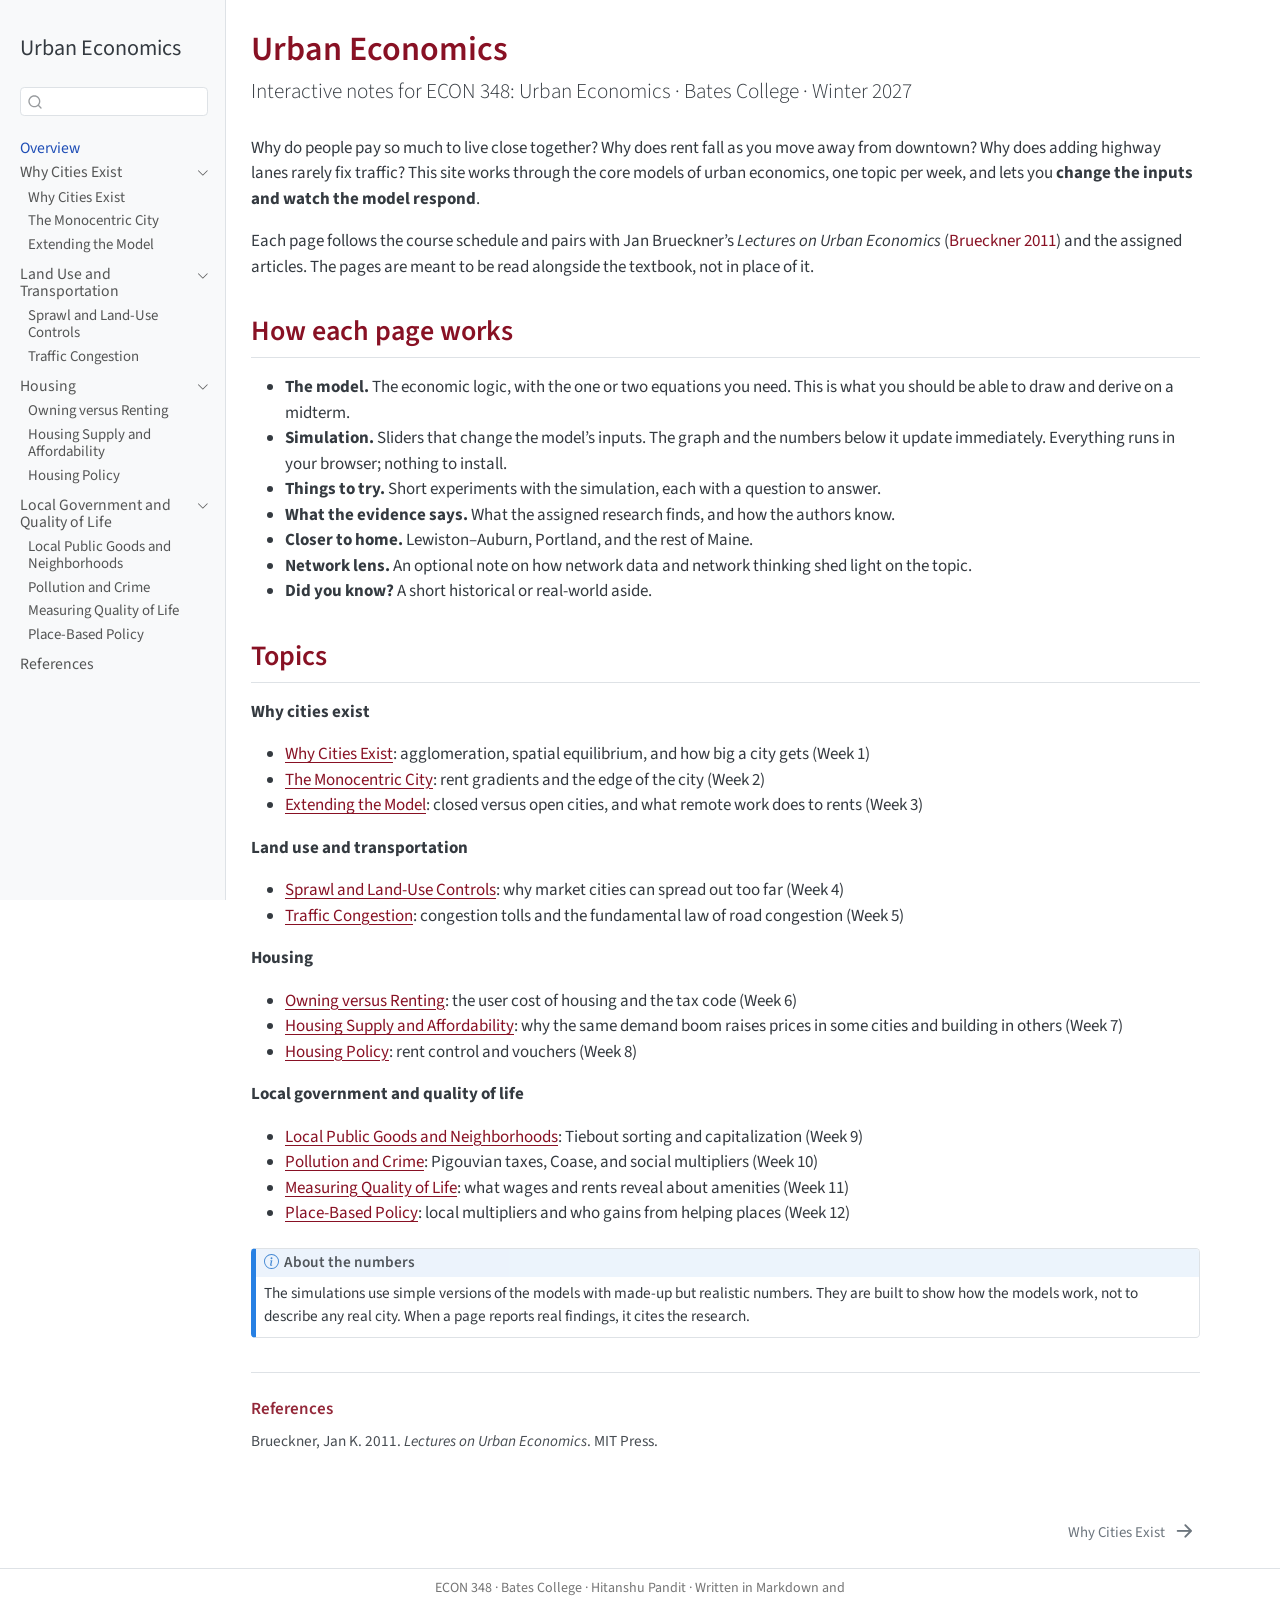
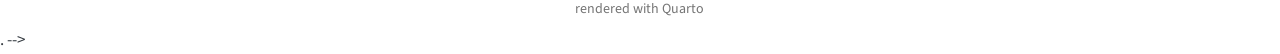
<file: docs/index.html>
<!DOCTYPE html>
<html xmlns="http://www.w3.org/1999/xhtml" lang="en" xml:lang="en"><head>

<meta charset="utf-8">
<meta name="generator" content="quarto-1.10.20">

<meta name="viewport" content="width=device-width, initial-scale=1.0, user-scalable=yes">


<title>Urban Economics</title>
<style>
/* Default styles provided by pandoc.
** See https://pandoc.org/MANUAL.html#variables-for-html for config info.
*/
span.smallcaps{font-variant: small-caps;}
div.columns{display: flex; gap: 1.5em;}
div.column{flex: auto;}
@media screen {
div.columns{gap: min(4vw, 1.5em);}
div.column{overflow-x: auto;}
}
div.hanging-indent{margin-left: 1.5em; text-indent: -1.5em;}
ul.task-list{list-style: none;}
ul.task-list li input[type="checkbox"] {
  width: 0.8em;
  margin: 0 0.8em 0.2em -1em; /* quarto-specific, see https://github.com/quarto-dev/quarto-cli/issues/4556 */ 
  vertical-align: middle;
}
/* CSS for citations */
div.csl-bib-body { }
div.csl-entry {
  clear: both;
}
.hanging-indent div.csl-entry {
  margin-left:2em;
  text-indent:-2em;
}
div.csl-left-margin {
  min-width:2em;
  float:left;
}
div.csl-right-inline {
  margin-left:2em;
  padding-left:1em;
}
div.csl-indent {
  margin-left: 2em;
}</style>


<script src="site_libs/quarto-nav/quarto-nav.js"></script>
<script src="site_libs/quarto-nav/headroom.min.js"></script>
<script src="site_libs/clipboard/clipboard.min.js"></script>
<script src="site_libs/quarto-search/autocomplete.umd.js"></script>
<script src="site_libs/quarto-search/fuse.min.js"></script>
<script src="site_libs/quarto-search/quarto-search.js"></script>
<meta name="quarto:offset" content="./">
<link href="./why-cities.html" rel="next">
<script src="site_libs/quarto-html/quarto.js" type="module"></script>
<script src="site_libs/quarto-html/tabsets/tabsets.js" type="module"></script>
<script src="site_libs/quarto-html/popper.min.js"></script>
<script src="site_libs/quarto-html/tippy.umd.min.js"></script>
<script src="site_libs/quarto-html/anchor.min.js"></script>
<link href="site_libs/quarto-html/tippy.css" rel="stylesheet">
<link href="site_libs/quarto-html/quarto-syntax-highlighting-17888a1159294d3eb470f19f6f52f5a5.css" rel="stylesheet" id="quarto-text-highlighting-styles">
<script src="site_libs/bootstrap/bootstrap.min.js"></script>
<link href="site_libs/bootstrap/bootstrap-icons.css" rel="stylesheet">
<link href="site_libs/bootstrap/bootstrap-2c353fb1ee9795f3e46801e7bd733d82.min.css" rel="stylesheet" append-hash="true" id="quarto-bootstrap" data-mode="light">
<script id="quarto-search-options" type="application/json">{
  "location": "sidebar",
  "copy-button": false,
  "collapse-after": 3,
  "panel-placement": "start",
  "type": "textbox",
  "limit": 50,
  "keyboard-shortcut": [
    "f",
    "/",
    "s"
  ],
  "show-item-context": false,
  "language": {
    "search-no-results-text": "No results",
    "search-matching-documents-text": "matching documents",
    "search-copy-link-title": "Copy link to search",
    "search-hide-matches-text": "Hide additional matches",
    "search-more-match-text": "more match in this document",
    "search-more-matches-text": "more matches in this document",
    "search-clear-button-title": "Clear",
    "search-text-placeholder": "",
    "search-detached-cancel-button-title": "Cancel",
    "search-submit-button-title": "Submit",
    "search-label": "Search"
  }
}</script>


<link rel="stylesheet" href="styles.css">
</head>

<body class="nav-sidebar docked fullcontent quarto-light">

<div id="quarto-search-results"></div>
  <header id="quarto-header" class="headroom fixed-top">
  <nav class="quarto-secondary-nav">
    <div class="container-fluid d-flex">
      <button type="button" class="quarto-btn-toggle btn" data-bs-toggle="collapse" role="button" data-bs-target=".quarto-sidebar-collapse-item" aria-controls="quarto-sidebar" aria-expanded="false" aria-label="Toggle sidebar navigation" onclick="if (window.quartoToggleHeadroom) { window.quartoToggleHeadroom(); }">
        <i class="bi bi-layout-text-sidebar-reverse"></i>
      </button>
        <nav class="quarto-page-breadcrumbs" aria-label="breadcrumb"><ol class="breadcrumb"><li class="breadcrumb-item"><a href="./index.html">Overview</a></li></ol></nav>
        <a class="flex-grow-1" role="navigation" data-bs-toggle="collapse" data-bs-target=".quarto-sidebar-collapse-item" aria-controls="quarto-sidebar" aria-expanded="false" aria-label="Toggle sidebar navigation" onclick="if (window.quartoToggleHeadroom) { window.quartoToggleHeadroom(); }">      
        </a>
      <button type="button" class="btn quarto-search-button" aria-label="Search" onclick="window.quartoOpenSearch();">
        <i class="bi bi-search"></i>
      </button>
    </div>
  </nav>
</header>
<!-- content -->
<div id="quarto-content" class="quarto-container page-columns page-rows-contents page-layout-article">
<!-- sidebar -->
  <nav id="quarto-sidebar" class="sidebar collapse collapse-horizontal quarto-sidebar-collapse-item sidebar-navigation docked overflow-auto">
    <div class="pt-lg-2 mt-2 text-left sidebar-header">
    <div class="sidebar-title mb-0 py-0">
      <a href="./">Urban Economics</a> 
    </div>
      </div>
        <div class="mt-2 flex-shrink-0 align-items-center">
        <div class="sidebar-search">
        <div id="quarto-search" class="" title="Search"></div>
        </div>
        </div>
    <div class="sidebar-menu-container"> 
    <ul class="list-unstyled mt-1">
        <li class="sidebar-item">
  <div class="sidebar-item-container"> 
  <a href="./index.html" class="sidebar-item-text sidebar-link active">
 <span class="menu-text">Overview</span></a>
  </div>
</li>
        <li class="sidebar-item sidebar-item-section">
      <div class="sidebar-item-container"> 
            <a class="sidebar-item-text sidebar-link text-start" data-bs-toggle="collapse" data-bs-target="#quarto-sidebar-section-1" role="navigation" aria-expanded="true">
 <span class="menu-text">Why Cities Exist</span></a>
          <a class="sidebar-item-toggle text-start" data-bs-toggle="collapse" data-bs-target="#quarto-sidebar-section-1" role="navigation" aria-expanded="true" aria-label="Toggle section">
            <i class="bi bi-chevron-right ms-2"></i>
          </a> 
      </div>
      <ul id="quarto-sidebar-section-1" class="collapse list-unstyled sidebar-section depth1 show">  
          <li class="sidebar-item">
  <div class="sidebar-item-container"> 
  <a href="./why-cities.html" class="sidebar-item-text sidebar-link">
 <span class="menu-text">Why Cities Exist</span></a>
  </div>
</li>
          <li class="sidebar-item">
  <div class="sidebar-item-container"> 
  <a href="./monocentric-city.html" class="sidebar-item-text sidebar-link">
 <span class="menu-text">The Monocentric City</span></a>
  </div>
</li>
          <li class="sidebar-item">
  <div class="sidebar-item-container"> 
  <a href="./extending-model.html" class="sidebar-item-text sidebar-link">
 <span class="menu-text">Extending the Model</span></a>
  </div>
</li>
      </ul>
  </li>
        <li class="sidebar-item sidebar-item-section">
      <div class="sidebar-item-container"> 
            <a class="sidebar-item-text sidebar-link text-start" data-bs-toggle="collapse" data-bs-target="#quarto-sidebar-section-2" role="navigation" aria-expanded="true">
 <span class="menu-text">Land Use and Transportation</span></a>
          <a class="sidebar-item-toggle text-start" data-bs-toggle="collapse" data-bs-target="#quarto-sidebar-section-2" role="navigation" aria-expanded="true" aria-label="Toggle section">
            <i class="bi bi-chevron-right ms-2"></i>
          </a> 
      </div>
      <ul id="quarto-sidebar-section-2" class="collapse list-unstyled sidebar-section depth1 show">  
          <li class="sidebar-item">
  <div class="sidebar-item-container"> 
  <a href="./sprawl.html" class="sidebar-item-text sidebar-link">
 <span class="menu-text">Sprawl and Land-Use Controls</span></a>
  </div>
</li>
          <li class="sidebar-item">
  <div class="sidebar-item-container"> 
  <a href="./congestion.html" class="sidebar-item-text sidebar-link">
 <span class="menu-text">Traffic Congestion</span></a>
  </div>
</li>
      </ul>
  </li>
        <li class="sidebar-item sidebar-item-section">
      <div class="sidebar-item-container"> 
            <a class="sidebar-item-text sidebar-link text-start" data-bs-toggle="collapse" data-bs-target="#quarto-sidebar-section-3" role="navigation" aria-expanded="true">
 <span class="menu-text">Housing</span></a>
          <a class="sidebar-item-toggle text-start" data-bs-toggle="collapse" data-bs-target="#quarto-sidebar-section-3" role="navigation" aria-expanded="true" aria-label="Toggle section">
            <i class="bi bi-chevron-right ms-2"></i>
          </a> 
      </div>
      <ul id="quarto-sidebar-section-3" class="collapse list-unstyled sidebar-section depth1 show">  
          <li class="sidebar-item">
  <div class="sidebar-item-container"> 
  <a href="./tenure-choice.html" class="sidebar-item-text sidebar-link">
 <span class="menu-text">Owning versus Renting</span></a>
  </div>
</li>
          <li class="sidebar-item">
  <div class="sidebar-item-container"> 
  <a href="./housing-supply.html" class="sidebar-item-text sidebar-link">
 <span class="menu-text">Housing Supply and Affordability</span></a>
  </div>
</li>
          <li class="sidebar-item">
  <div class="sidebar-item-container"> 
  <a href="./housing-policy.html" class="sidebar-item-text sidebar-link">
 <span class="menu-text">Housing Policy</span></a>
  </div>
</li>
      </ul>
  </li>
        <li class="sidebar-item sidebar-item-section">
      <div class="sidebar-item-container"> 
            <a class="sidebar-item-text sidebar-link text-start" data-bs-toggle="collapse" data-bs-target="#quarto-sidebar-section-4" role="navigation" aria-expanded="true">
 <span class="menu-text">Local Government and Quality of Life</span></a>
          <a class="sidebar-item-toggle text-start" data-bs-toggle="collapse" data-bs-target="#quarto-sidebar-section-4" role="navigation" aria-expanded="true" aria-label="Toggle section">
            <i class="bi bi-chevron-right ms-2"></i>
          </a> 
      </div>
      <ul id="quarto-sidebar-section-4" class="collapse list-unstyled sidebar-section depth1 show">  
          <li class="sidebar-item">
  <div class="sidebar-item-container"> 
  <a href="./neighborhoods.html" class="sidebar-item-text sidebar-link">
 <span class="menu-text">Local Public Goods and Neighborhoods</span></a>
  </div>
</li>
          <li class="sidebar-item">
  <div class="sidebar-item-container"> 
  <a href="./pollution-crime.html" class="sidebar-item-text sidebar-link">
 <span class="menu-text">Pollution and Crime</span></a>
  </div>
</li>
          <li class="sidebar-item">
  <div class="sidebar-item-container"> 
  <a href="./quality-of-life.html" class="sidebar-item-text sidebar-link">
 <span class="menu-text">Measuring Quality of Life</span></a>
  </div>
</li>
          <li class="sidebar-item">
  <div class="sidebar-item-container"> 
  <a href="./place-based.html" class="sidebar-item-text sidebar-link">
 <span class="menu-text">Place-Based Policy</span></a>
  </div>
</li>
      </ul>
  </li>
        <li class="sidebar-item">
  <div class="sidebar-item-container"> 
  <a href="./references.html" class="sidebar-item-text sidebar-link">
 <span class="menu-text">References</span></a>
  </div>
</li>
    </ul>
    </div>
</nav>
<div id="quarto-sidebar-glass" class="quarto-sidebar-collapse-item" data-bs-toggle="collapse" data-bs-target=".quarto-sidebar-collapse-item"></div>
<!-- margin-sidebar -->
    
<!-- main -->
<main class="content" id="quarto-document-content">

<header id="title-block-header" class="quarto-title-block default">
<div class="quarto-title">
<h1 class="title">Urban Economics</h1>
<p class="subtitle lead">Interactive notes for ECON 348: Urban Economics · Bates College · Winter 2027</p>
</div>



<div class="quarto-title-meta">

    
  
    
  </div>
  


</header>


<p>Why do people pay so much to live close together? Why does rent fall as you move away from downtown? Why does adding highway lanes rarely fix traffic? This site works through the core models of urban economics, one topic per week, and lets you <strong>change the inputs and watch the model respond</strong>.</p>
<p>Each page follows the course schedule and pairs with Jan Brueckner’s <em>Lectures on Urban Economics</em> <span class="citation" data-cites="brueckner2011">(<a href="#ref-brueckner2011" role="doc-biblioref">Brueckner 2011</a>)</span> and the assigned articles. The pages are meant to be read alongside the textbook, not in place of it.</p>
<section id="how-each-page-works" class="level2">
<h2 class="anchored" data-anchor-id="how-each-page-works">How each page works</h2>
<ul>
<li><strong>The model.</strong> The economic logic, with the one or two equations you need. This is what you should be able to draw and derive on a midterm.</li>
<li><strong>Simulation.</strong> Sliders that change the model’s inputs. The graph and the numbers below it update immediately. Everything runs in your browser; nothing to install.</li>
<li><strong>Things to try.</strong> Short experiments with the simulation, each with a question to answer.</li>
<li><strong>What the evidence says.</strong> What the assigned research finds, and how the authors know.</li>
<li><strong>Closer to home.</strong> Lewiston–Auburn, Portland, and the rest of Maine.</li>
<li><strong>Network lens.</strong> An optional note on how network data and network thinking shed light on the topic.</li>
<li><strong>Did you know?</strong> A short historical or real-world aside.</li>
</ul>
</section>
<section id="topics" class="level2">
<h2 class="anchored" data-anchor-id="topics">Topics</h2>
<p><strong>Why cities exist</strong></p>
<ul>
<li><a href="./why-cities.html">Why Cities Exist</a>: agglomeration, spatial equilibrium, and how big a city gets (Week 1)</li>
<li><a href="./monocentric-city.html">The Monocentric City</a>: rent gradients and the edge of the city (Week 2)</li>
<li><a href="./extending-model.html">Extending the Model</a>: closed versus open cities, and what remote work does to rents (Week 3)</li>
</ul>
<p><strong>Land use and transportation</strong></p>
<ul>
<li><a href="./sprawl.html">Sprawl and Land-Use Controls</a>: why market cities can spread out too far (Week 4)</li>
<li><a href="./congestion.html">Traffic Congestion</a>: congestion tolls and the fundamental law of road congestion (Week 5)</li>
</ul>
<p><strong>Housing</strong></p>
<ul>
<li><a href="./tenure-choice.html">Owning versus Renting</a>: the user cost of housing and the tax code (Week 6)</li>
<li><a href="./housing-supply.html">Housing Supply and Affordability</a>: why the same demand boom raises prices in some cities and building in others (Week 7)</li>
<li><a href="./housing-policy.html">Housing Policy</a>: rent control and vouchers (Week 8)</li>
</ul>
<p><strong>Local government and quality of life</strong></p>
<ul>
<li><a href="./neighborhoods.html">Local Public Goods and Neighborhoods</a>: Tiebout sorting and capitalization (Week 9)</li>
<li><a href="./pollution-crime.html">Pollution and Crime</a>: Pigouvian taxes, Coase, and social multipliers (Week 10)</li>
<li><a href="./quality-of-life.html">Measuring Quality of Life</a>: what wages and rents reveal about amenities (Week 11)</li>
<li><a href="./place-based.html">Place-Based Policy</a>: local multipliers and who gains from helping places (Week 12)</li>
</ul>
<div class="callout callout-style-default callout-note callout-titled">
<div class="callout-header d-flex align-content-center">
<div class="callout-icon-container">
<i class="callout-icon"></i>
</div>
<div class="callout-title-container flex-fill">
<span class="screen-reader-only">Note</span>About the numbers
</div>
</div>
<div class="callout-body-container callout-body">
<p>The simulations use simple versions of the models with made-up but realistic numbers. They are built to show how the models work, not to describe any real city. When a page reports real findings, it cites the research.</p>
</div>
</div>



</section>

<div id="quarto-appendix" class="default"><section class="quarto-appendix-contents" role="doc-bibliography" id="quarto-bibliography"><h2 class="anchored quarto-appendix-heading">References</h2><div id="refs" class="references csl-bib-body hanging-indent" role="list">
<div id="ref-brueckner2011" class="csl-entry" role="listitem">
Brueckner, Jan K. 2011. <em>Lectures on Urban Economics</em>. MIT Press.
</div>
</div></section></div></main> <!-- /main -->
<script id="quarto-html-after-body" type="application/javascript">
  window.document.addEventListener("DOMContentLoaded", function (event) {
    const icon = "";
    const anchorJS = new window.AnchorJS();
    anchorJS.options = {
      placement: 'right',
      icon: icon
    };
    anchorJS.add('.anchored');
    const isCodeAnnotation = (el) => {
      for (const clz of el.classList) {
        if (clz.startsWith('code-annotation-')) {                     
          return true;
        }
      }
      return false;
    }
    const onCopySuccess = function(e) {
      // button target
      const button = e.trigger;
      // don't keep focus
      button.blur();
      // flash "checked"
      button.classList.add('code-copy-button-checked');
      var currentTitle = button.getAttribute("title");
      button.setAttribute("title", "Copied!");
      let tooltip;
      if (window.bootstrap) {
        button.setAttribute("data-bs-toggle", "tooltip");
        button.setAttribute("data-bs-placement", "left");
        button.setAttribute("data-bs-title", "Copied!");
        tooltip = new bootstrap.Tooltip(button, 
          { trigger: "manual", 
            customClass: "code-copy-button-tooltip",
            offset: [0, -8]});
        tooltip.show();    
      }
      setTimeout(function() {
        if (tooltip) {
          tooltip.hide();
          button.removeAttribute("data-bs-title");
          button.removeAttribute("data-bs-toggle");
          button.removeAttribute("data-bs-placement");
        }
        button.setAttribute("title", currentTitle);
        button.classList.remove('code-copy-button-checked');
      }, 1000);
      // clear code selection
      e.clearSelection();
    }
    const getTextToCopy = function(trigger) {
      const outerScaffold = trigger.parentElement.cloneNode(true);
      const codeEl = outerScaffold.querySelector('code');
      for (const childEl of codeEl.children) {
        if (isCodeAnnotation(childEl)) {
          childEl.remove();
        }
      }
      return codeEl.innerText;
    }
    const clipboard = new window.ClipboardJS('.code-copy-button:not([data-in-quarto-modal])', {
      text: getTextToCopy
    });
    clipboard.on('success', onCopySuccess);
    if (window.document.getElementById('quarto-embedded-source-code-modal')) {
      const clipboardModal = new window.ClipboardJS('.code-copy-button[data-in-quarto-modal]', {
        text: getTextToCopy,
        container: window.document.getElementById('quarto-embedded-source-code-modal')
      });
      clipboardModal.on('success', onCopySuccess);
    }
      var localhostRegex = new RegExp(/^(?:http|https):\/\/localhost\:?[0-9]*\//);
      var mailtoRegex = new RegExp(/^mailto:/);
        var filterRegex = new RegExp('/' + window.location.host + '/');
      var isInternal = (href) => {
          return filterRegex.test(href) || localhostRegex.test(href) || mailtoRegex.test(href);
      }
      // Inspect non-navigation links and adorn them if external
     var links = window.document.querySelectorAll('a[href]:not(.nav-link):not(.navbar-brand):not(.toc-action):not(.sidebar-link):not(.sidebar-item-toggle):not(.pagination-link):not(.no-external):not([aria-hidden]):not(.dropdown-item):not(.quarto-navigation-tool):not(.about-link)');
      for (var i=0; i<links.length; i++) {
        const link = links[i];
        if (!isInternal(link.href)) {
          // undo the damage that might have been done by quarto-nav.js in the case of
          // links that we want to consider external
          if (link.dataset.originalHref !== undefined) {
            link.href = link.dataset.originalHref;
          }
        }
      }
    function tippyHover(el, contentFn, onTriggerFn, onUntriggerFn) {
      const config = {
        allowHTML: true,
        maxWidth: 500,
        delay: 100,
        arrow: false,
        appendTo: function(el) {
            return el.parentElement;
        },
        interactive: true,
        interactiveBorder: 10,
        theme: 'quarto',
        placement: 'bottom-start',
      };
      if (contentFn) {
        config.content = contentFn;
      }
      if (onTriggerFn) {
        config.onTrigger = onTriggerFn;
      }
      if (onUntriggerFn) {
        config.onUntrigger = onUntriggerFn;
      }
      window.tippy(el, config); 
    }
    const noterefs = window.document.querySelectorAll('a[role="doc-noteref"]');
    for (var i=0; i<noterefs.length; i++) {
      const ref = noterefs[i];
      tippyHover(ref, function() {
        // use id or data attribute instead here
        let href = ref.getAttribute('data-footnote-href') || ref.getAttribute('href');
        try { href = new URL(href).hash; } catch {}
        const id = href.replace(/^#\/?/, "");
        const note = window.document.getElementById(id);
        if (note) {
          return note.innerHTML;
        } else {
          return "";
        }
      });
    }
    const xrefs = window.document.querySelectorAll('a.quarto-xref');
    const processXRef = (id, note) => {
      // Strip column container classes
      const stripColumnClz = (el) => {
        el.classList.remove("page-full", "page-columns");
        if (el.children) {
          for (const child of el.children) {
            stripColumnClz(child);
          }
        }
      }
      stripColumnClz(note)
      if (id === null || id.startsWith('sec-')) {
        // Special case sections, only their first couple elements
        const container = document.createElement("div");
        if (note.children && note.children.length > 2) {
          container.appendChild(note.children[0].cloneNode(true));
          for (let i = 1; i < note.children.length; i++) {
            const child = note.children[i];
            if (child.tagName === "P" && child.innerText === "") {
              continue;
            } else {
              container.appendChild(child.cloneNode(true));
              break;
            }
          }
          if (window.Quarto?.typesetMath) {
            window.Quarto.typesetMath(container);
          }
          return container.innerHTML
        } else {
          if (window.Quarto?.typesetMath) {
            window.Quarto.typesetMath(note);
          }
          return note.innerHTML;
        }
      } else {
        // Remove any anchor links if they are present
        const anchorLink = note.querySelector('a.anchorjs-link');
        if (anchorLink) {
          anchorLink.remove();
        }
        if (window.Quarto?.typesetMath) {
          window.Quarto.typesetMath(note);
        }
        if (note.classList.contains("callout")) {
          return note.outerHTML;
        } else {
          return note.innerHTML;
        }
      }
    }
    for (var i=0; i<xrefs.length; i++) {
      const xref = xrefs[i];
      tippyHover(xref, undefined, function(instance) {
        instance.disable();
        let url = xref.getAttribute('href');
        let hash = undefined; 
        if (url.startsWith('#')) {
          hash = url;
        } else {
          try { hash = new URL(url).hash; } catch {}
        }
        if (hash) {
          const id = hash.replace(/^#\/?/, "");
          const note = window.document.getElementById(id);
          if (note !== null) {
            try {
              const html = processXRef(id, note.cloneNode(true));
              instance.setContent(html);
            } finally {
              instance.enable();
              instance.show();
            }
          } else {
            // See if we can fetch this
            fetch(url.split('#')[0])
            .then(res => res.text())
            .then(html => {
              const parser = new DOMParser();
              const htmlDoc = parser.parseFromString(html, "text/html");
              const note = htmlDoc.getElementById(id);
              if (note !== null) {
                const html = processXRef(id, note);
                instance.setContent(html);
              } 
            }).finally(() => {
              instance.enable();
              instance.show();
            });
          }
        } else {
          // See if we can fetch a full url (with no hash to target)
          // This is a special case and we should probably do some content thinning / targeting
          fetch(url)
          .then(res => res.text())
          .then(html => {
            const parser = new DOMParser();
            const htmlDoc = parser.parseFromString(html, "text/html");
            const note = htmlDoc.querySelector('main.content');
            if (note !== null) {
              // This should only happen for chapter cross references
              // (since there is no id in the URL)
              // remove the first header
              if (note.children.length > 0 && note.children[0].tagName === "HEADER") {
                note.children[0].remove();
              }
              const html = processXRef(null, note);
              instance.setContent(html);
            } 
          }).finally(() => {
            instance.enable();
            instance.show();
          });
        }
      }, function(instance) {
      });
    }
        let selectedAnnoteEl;
        const selectorForAnnotation = ( cell, annotation) => {
          let cellAttr = 'data-code-cell="' + cell + '"';
          let lineAttr = 'data-code-annotation="' +  annotation + '"';
          const selector = 'span[' + cellAttr + '][' + lineAttr + ']';
          return selector;
        }
        const selectCodeLines = (annoteEl) => {
          const doc = window.document;
          const targetCell = annoteEl.getAttribute("data-target-cell");
          const targetAnnotation = annoteEl.getAttribute("data-target-annotation");
          const annoteSpan = window.document.querySelector(selectorForAnnotation(targetCell, targetAnnotation));
          const lines = annoteSpan.getAttribute("data-code-lines").split(",");
          const lineIds = lines.map((line) => {
            return targetCell + "-" + line;
          })
          let top = null;
          let height = null;
          let parent = null;
          if (lineIds.length > 0) {
              //compute the position of the single el (top and bottom and make a div)
              const el = window.document.getElementById(lineIds[0]);
              top = el.offsetTop;
              height = el.offsetHeight;
              parent = el.parentElement.parentElement;
            if (lineIds.length > 1) {
              const lastEl = window.document.getElementById(lineIds[lineIds.length - 1]);
              const bottom = lastEl.offsetTop + lastEl.offsetHeight;
              height = bottom - top;
            }
            if (top !== null && height !== null && parent !== null) {
              // cook up a div (if necessary) and position it 
              let div = window.document.getElementById("code-annotation-line-highlight");
              if (div === null) {
                div = window.document.createElement("div");
                div.setAttribute("id", "code-annotation-line-highlight");
                div.style.position = 'absolute';
                parent.appendChild(div);
              }
              div.style.top = top - 2 + "px";
              div.style.height = height + 4 + "px";
              div.style.left = 0;
              let gutterDiv = window.document.getElementById("code-annotation-line-highlight-gutter");
              if (gutterDiv === null) {
                gutterDiv = window.document.createElement("div");
                gutterDiv.setAttribute("id", "code-annotation-line-highlight-gutter");
                gutterDiv.style.position = 'absolute';
                const codeCell = window.document.getElementById(targetCell);
                const gutter = codeCell.querySelector('.code-annotation-gutter');
                gutter.appendChild(gutterDiv);
              }
              gutterDiv.style.top = top - 2 + "px";
              gutterDiv.style.height = height + 4 + "px";
            }
            selectedAnnoteEl = annoteEl;
          }
        };
        const unselectCodeLines = () => {
          const elementsIds = ["code-annotation-line-highlight", "code-annotation-line-highlight-gutter"];
          elementsIds.forEach((elId) => {
            const div = window.document.getElementById(elId);
            if (div) {
              div.remove();
            }
          });
          selectedAnnoteEl = undefined;
        };
          // Handle positioning of the toggle
      window.addEventListener(
        "resize",
        throttle(() => {
          elRect = undefined;
          if (selectedAnnoteEl) {
            selectCodeLines(selectedAnnoteEl);
          }
        }, 10)
      );
      function throttle(fn, ms) {
      let throttle = false;
      let timer;
        return (...args) => {
          if(!throttle) { // first call gets through
              fn.apply(this, args);
              throttle = true;
          } else { // all the others get throttled
              if(timer) clearTimeout(timer); // cancel #2
              timer = setTimeout(() => {
                fn.apply(this, args);
                timer = throttle = false;
              }, ms);
          }
        };
      }
        // Attach click handler to the DT
        const annoteDls = window.document.querySelectorAll('dt[data-target-cell]');
        for (const annoteDlNode of annoteDls) {
          annoteDlNode.addEventListener('click', (event) => {
            const clickedEl = event.target;
            if (clickedEl !== selectedAnnoteEl) {
              unselectCodeLines();
              const activeEl = window.document.querySelector('dt[data-target-cell].code-annotation-active');
              if (activeEl) {
                activeEl.classList.remove('code-annotation-active');
              }
              selectCodeLines(clickedEl);
              clickedEl.classList.add('code-annotation-active');
            } else {
              // Unselect the line
              unselectCodeLines();
              clickedEl.classList.remove('code-annotation-active');
            }
          });
        }
    const findCites = (el) => {
      const parentEl = el.parentElement;
      if (parentEl) {
        const cites = parentEl.dataset.cites;
        if (cites) {
          return {
            el,
            cites: cites.split(' ')
          };
        } else {
          return findCites(el.parentElement)
        }
      } else {
        return undefined;
      }
    };
    var bibliorefs = window.document.querySelectorAll('a[role="doc-biblioref"]');
    for (var i=0; i<bibliorefs.length; i++) {
      const ref = bibliorefs[i];
      const citeInfo = findCites(ref);
      if (citeInfo) {
        tippyHover(citeInfo.el, function() {
          var popup = window.document.createElement('div');
          citeInfo.cites.forEach(function(cite) {
            var citeDiv = window.document.createElement('div');
            citeDiv.classList.add('hanging-indent');
            citeDiv.classList.add('csl-entry');
            var biblioDiv = window.document.getElementById('ref-' + cite);
            if (biblioDiv) {
              citeDiv.innerHTML = biblioDiv.innerHTML;
            }
            popup.appendChild(citeDiv);
          });
          return popup.innerHTML;
        });
      }
    }
  });
  </script>
<nav class="page-navigation">
  <div class="nav-page nav-page-previous">
  </div>
  <div class="nav-page nav-page-next">
      <a href="./why-cities.html" class="pagination-link" aria-label="Why Cities Exist">
        <span class="nav-page-text">Why Cities Exist</span> <i class="bi bi-arrow-right-short"></i>
      </a>
  </div>
</nav>
</div> <!-- /content -->
<footer class="footer">
  <div class="nav-footer">
    <div class="nav-footer-left">
      &nbsp;
    </div>   
    <div class="nav-footer-center">
<p>ECON 348 · Bates College · Hitanshu Pandit · Written in Markdown and rendered with Quarto</p>
</div>
    <div class="nav-footer-right">
      &nbsp;
    </div>
  </div>
</footer>




<!--
  Walking cat pointer, the same one as on hitanshupandit.com. Only on a mouse or
  trackpad; phones and tablets are unchanged. Over links the pointer becomes a paw;
  if the mouse rests for 4 seconds a big cat face appears and blinks.
  To remove it, delete everything from here to the closing </script>.
-->
<style>
@media (pointer: fine) {
  html.hp-cat-on, html.hp-cat-on body, html.hp-cat-on body * { cursor: none !important; }
  html.hp-cat-on a, html.hp-cat-on a *, html.hp-cat-on button, html.hp-cat-on button *, html.hp-cat-on summary, html.hp-cat-on label { cursor: url("[data-uri]") 16 4, pointer !important; }
}
#hp-cat { position: fixed; left: 0; top: 0; width: 56px; height: 34px; z-index: 2147483647; pointer-events: none; display: none; will-change: transform; }
html.hp-cat-on #hp-cat { display: block; }
#hp-cat svg { width: 56px; height: 34px; display: block; overflow: visible; filter: drop-shadow(0 0 1px #fff) drop-shadow(0 0 1px #fff) drop-shadow(0 1px 1.5px rgba(0,0,0,.35)); transition: transform .12s ease-out; transform-origin: 50% 50%; }
#hp-cat.left svg { transform: scaleX(-1); }
#hp-cat.link, #hp-cat.out { visibility: hidden; }
#hp-cat .lg { transform-box: fill-box; transform-origin: top center; }
#hp-cat .tl { transform-box: fill-box; transform-origin: 100% 100%; }
#hp-cat.walk .lg.a { animation: hpstep .28s ease-in-out infinite alternate; }
#hp-cat.walk .lg.b { animation: hpstep .28s ease-in-out infinite alternate-reverse; }
#hp-cat.walk .tl { animation: hpwag .5s ease-in-out infinite alternate; }
@keyframes hpstep { from { transform: rotate(22deg); } to { transform: rotate(-22deg); } }
@keyframes hpwag { from { transform: rotate(-10deg); } to { transform: rotate(14deg); } }
@media (prefers-reduced-motion: reduce) { #hp-cat.walk .lg.a, #hp-cat.walk .lg.b, #hp-cat.walk .tl { animation: none; } }
#hp-face { position: fixed; left: 0; top: 0; width: 150px; height: 140px; z-index: 2147483647; pointer-events: none; opacity: 0; transform: scale(.6); transition: opacity .35s ease, transform .35s ease; }
#hp-face svg { width: 150px; height: 140px; display: block; overflow: visible; filter: drop-shadow(0 2px 4px rgba(0,0,0,.25)); }
html.hp-idle #hp-face { opacity: 1; transform: scale(1); }
html.hp-idle #hp-cat { visibility: hidden; }
#hp-face .eye { transform-box: fill-box; transform-origin: center; animation: hpblink 4s infinite; }
@keyframes hpblink { 0%, 90%, 100% { transform: scaleY(1); } 94% { transform: scaleY(.08); } }
@media (prefers-reduced-motion: reduce) { #hp-face .eye { animation: none; } #hp-face { transition: none; } }
@media print { #hp-cat, #hp-face { display: none !important; } }
</style>
<script>
(function () {
  if (!window.matchMedia || !matchMedia('(pointer: fine)').matches) return;
  if (document.getElementById('hp-cat')) return;
  var cat = document.createElement('div');
  cat.id = 'hp-cat';
  cat.className = 'out';
  cat.innerHTML = '<svg viewBox="0 0 120 72" aria-hidden="true"><g fill="#2f2f2f"><path class="tl" d="M28 34 C12 33 6 18 13 7 C15 4 19 5 18 9 C14 17 17 27 30 29 Z"/><rect class="lg b" x="32" y="40" width="8" height="27" rx="4"/><rect class="lg a" x="72" y="40" width="8" height="27" rx="4"/><ellipse cx="56" cy="38" rx="31" ry="14"/><rect class="lg a" x="42" y="42" width="8" height="27" rx="4"/><rect class="lg b" x="82" y="42" width="8" height="27" rx="4"/><path d="M80 34 C82 26 86 22 90 22 L92 14 Z"/><circle cx="96" cy="27" r="12.5"/><path d="M86 20 L88 6 L97 15 Z"/><path d="M97 15 L105 5 L107 20 Z"/></g><circle cx="101" cy="24" r="2.6" fill="#f2d16b"/><path d="M108.5 27.5 L106 29.5 L108.5 31 Z" fill="#f4a3b4"/><path d="M103 30 L117 28 M103 32 L117 34" stroke="#9a9a9a" stroke-width="1" stroke-linecap="round"/></svg>';
  document.body.appendChild(cat);
  document.documentElement.classList.add('hp-cat-on');
  var face = document.createElement('div');
  face.id = 'hp-face';
  face.innerHTML = '<svg viewBox="0 0 150 140" aria-hidden="true"><path d="M22 62 L18 6 L62 34 Z M128 62 L132 6 L88 34 Z" fill="#2f2f2f"/><path d="M28 50 L26 20 L50 36 Z M122 50 L124 20 L100 36 Z" fill="#f4a3b4"/><ellipse cx="75" cy="80" rx="62" ry="54" fill="#2f2f2f"/><g class="eye"><ellipse cx="50" cy="74" rx="13" ry="15" fill="#f2d16b"/><ellipse cx="50" cy="75" rx="4" ry="11" fill="#1a1a1a"/><circle cx="54" cy="69" r="2.6" fill="#fff"/></g><g class="eye"><ellipse cx="100" cy="74" rx="13" ry="15" fill="#f2d16b"/><ellipse cx="100" cy="75" rx="4" ry="11" fill="#1a1a1a"/><circle cx="104" cy="69" r="2.6" fill="#fff"/></g><path d="M69 96 L81 96 L75 103 Z" fill="#f4a3b4"/><path d="M75 103 Q75 110 67 111 M75 103 Q75 110 83 111" stroke="#9a9a9a" stroke-width="1.6" fill="none" stroke-linecap="round"/><path d="M58 100 L20 94 M58 105 L20 108 M92 100 L130 94 M92 105 L130 108" stroke="#bdbdbd" stroke-width="1.4" stroke-linecap="round"/></svg>';
  document.body.appendChild(face);
  var idleTimer = null, lastY = null;
  function showFace() {
    if (cat.classList.contains('out') || lastX === null) return;
    var fx = Math.min(Math.max(lastX - 75, 4), innerWidth - 154);
    var fy = Math.min(Math.max(lastY - 70, 4), innerHeight - 144);
    face.style.left = fx + 'px'; face.style.top = fy + 'px';
    document.documentElement.classList.add('hp-idle');
  }
  function wake() {
    document.documentElement.classList.remove('hp-idle');
    clearTimeout(idleTimer);
    idleTimer = setTimeout(showFace, 4000);
  }
  var NOSE_X = 108 * 56 / 120, NOSE_Y = 29 * 34 / 72, lastX = null, stopTimer = null;
  document.addEventListener('mousemove', function (e) {
    var x = e.clientX, y = e.clientY;
    if (lastX !== null && Math.abs(x - lastX) > 1) cat.classList.toggle('left', x < lastX);
    lastX = x; lastY = y;
    wake();
    var dx = cat.classList.contains('left') ? (56 - NOSE_X) : NOSE_X;
    cat.style.transform = 'translate(' + (x - dx) + 'px,' + (y - NOSE_Y) + 'px)';
    cat.classList.remove('out');
    cat.classList.toggle('link', !!(e.target.closest && e.target.closest('a, button, summary, label')));
    cat.classList.add('walk');
    clearTimeout(stopTimer);
    stopTimer = setTimeout(function () { cat.classList.remove('walk'); }, 160);
  }, { passive: true });
  document.documentElement.addEventListener('mouseleave', function () { cat.classList.add('out'); document.documentElement.classList.remove('hp-idle'); clearTimeout(idleTimer); });
  document.addEventListener('mousedown', wake, { passive: true });
  document.addEventListener('keydown', wake);
})();
</script>.
-->
<style>
@media (pointer: fine) {
  html.hp-cat-on, html.hp-cat-on body, html.hp-cat-on body * { cursor: none !important; }
  html.hp-cat-on a, html.hp-cat-on a *, html.hp-cat-on button, html.hp-cat-on button *, html.hp-cat-on summary, html.hp-cat-on label { cursor: url("[data-uri]") 16 4, pointer !important; }
}
#hp-cat { position: fixed; left: 0; top: 0; width: 56px; height: 34px; z-index: 2147483647; pointer-events: none; display: none; will-change: transform; }
html.hp-cat-on #hp-cat { display: block; }
#hp-cat svg { width: 56px; height: 34px; display: block; overflow: visible; filter: drop-shadow(0 0 1px #fff) drop-shadow(0 0 1px #fff) drop-shadow(0 1px 1.5px rgba(0,0,0,.35)); transition: transform .12s ease-out; transform-origin: 50% 50%; }
#hp-cat.left svg { transform: scaleX(-1); }
#hp-cat.link, #hp-cat.out { visibility: hidden; }
#hp-cat .lg { transform-box: fill-box; transform-origin: top center; }
#hp-cat .tl { transform-box: fill-box; transform-origin: 100% 100%; }
#hp-cat.walk .lg.a { animation: hpstep .28s ease-in-out infinite alternate; }
#hp-cat.walk .lg.b { animation: hpstep .28s ease-in-out infinite alternate-reverse; }
#hp-cat.walk .tl { animation: hpwag .5s ease-in-out infinite alternate; }
@keyframes hpstep { from { transform: rotate(22deg); } to { transform: rotate(-22deg); } }
@keyframes hpwag { from { transform: rotate(-10deg); } to { transform: rotate(14deg); } }
@media (prefers-reduced-motion: reduce) { #hp-cat.walk .lg.a, #hp-cat.walk .lg.b, #hp-cat.walk .tl { animation: none; } }
@media print { #hp-cat { display: none !important; } }
</style>
<script>
(function () {
  if (!window.matchMedia || !matchMedia('(pointer: fine)').matches) return;
  if (document.getElementById('hp-cat')) return;
  var cat = document.createElement('div');
  cat.id = 'hp-cat';
  cat.className = 'out';
  cat.innerHTML = '<svg viewBox="0 0 120 72" aria-hidden="true"><g fill="#2f2f2f"><path class="tl" d="M28 34 C12 33 6 18 13 7 C15 4 19 5 18 9 C14 17 17 27 30 29 Z"/><rect class="lg b" x="32" y="40" width="8" height="27" rx="4"/><rect class="lg a" x="72" y="40" width="8" height="27" rx="4"/><ellipse cx="56" cy="38" rx="31" ry="14"/><rect class="lg a" x="42" y="42" width="8" height="27" rx="4"/><rect class="lg b" x="82" y="42" width="8" height="27" rx="4"/><path d="M80 34 C82 26 86 22 90 22 L92 14 Z"/><circle cx="96" cy="27" r="12.5"/><path d="M86 20 L88 6 L97 15 Z"/><path d="M97 15 L105 5 L107 20 Z"/></g><circle cx="101" cy="24" r="2.6" fill="#f2d16b"/><path d="M108.5 27.5 L106 29.5 L108.5 31 Z" fill="#f4a3b4"/><path d="M103 30 L117 28 M103 32 L117 34" stroke="#9a9a9a" stroke-width="1" stroke-linecap="round"/></svg>';
  document.body.appendChild(cat);
  document.documentElement.classList.add('hp-cat-on');
  var NOSE_X = 108 * 56 / 120, NOSE_Y = 29 * 34 / 72, lastX = null, stopTimer = null;
  document.addEventListener('mousemove', function (e) {
    var x = e.clientX, y = e.clientY;
    if (lastX !== null && Math.abs(x - lastX) > 1) cat.classList.toggle('left', x < lastX);
    lastX = x;
    var dx = cat.classList.contains('left') ? (56 - NOSE_X) : NOSE_X;
    cat.style.transform = 'translate(' + (x - dx) + 'px,' + (y - NOSE_Y) + 'px)';
    cat.classList.remove('out');
    cat.classList.toggle('link', !!(e.target.closest && e.target.closest('a, button, summary, label')));
    cat.classList.add('walk');
    clearTimeout(stopTimer);
    stopTimer = setTimeout(function () { cat.classList.remove('walk'); }, 160);
  }, { passive: true });
  document.documentElement.addEventListener('mouseleave', function () { cat.classList.add('out'); });
})();
</script>

</body></html>
</file>
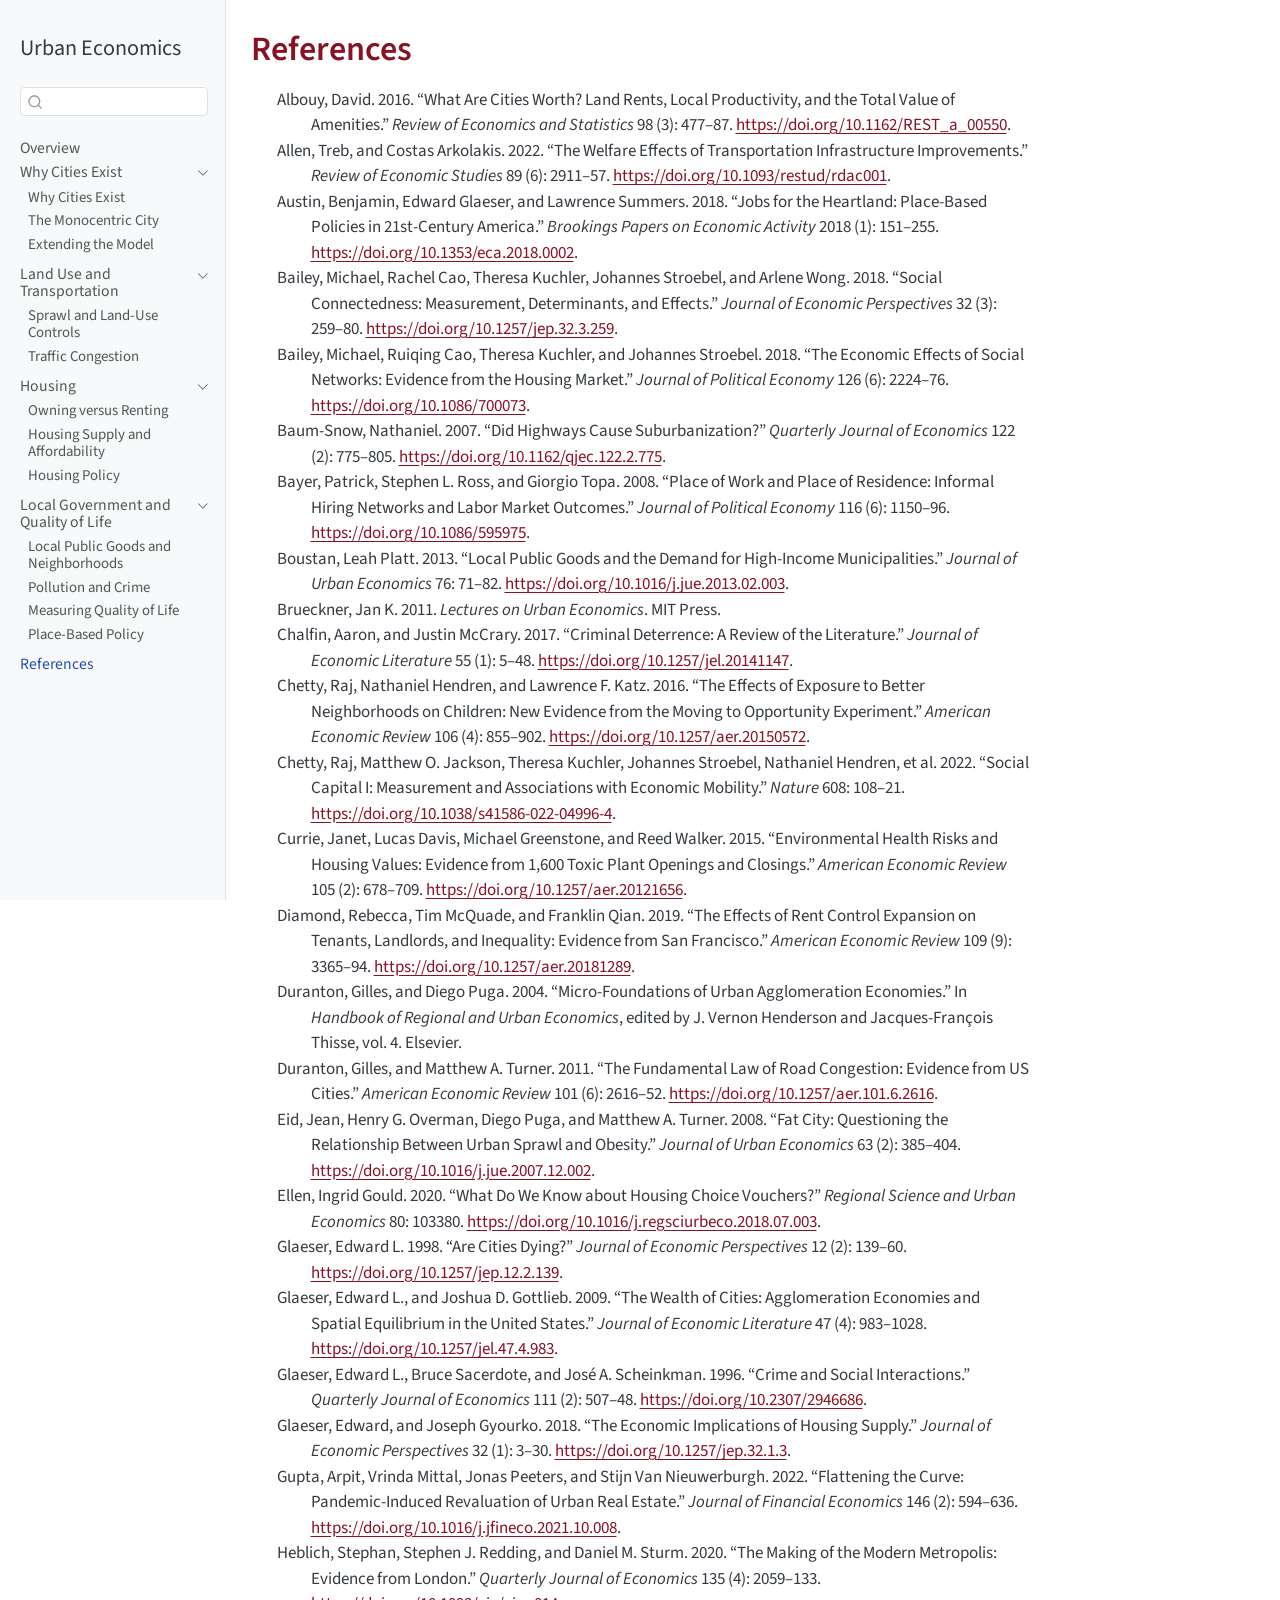
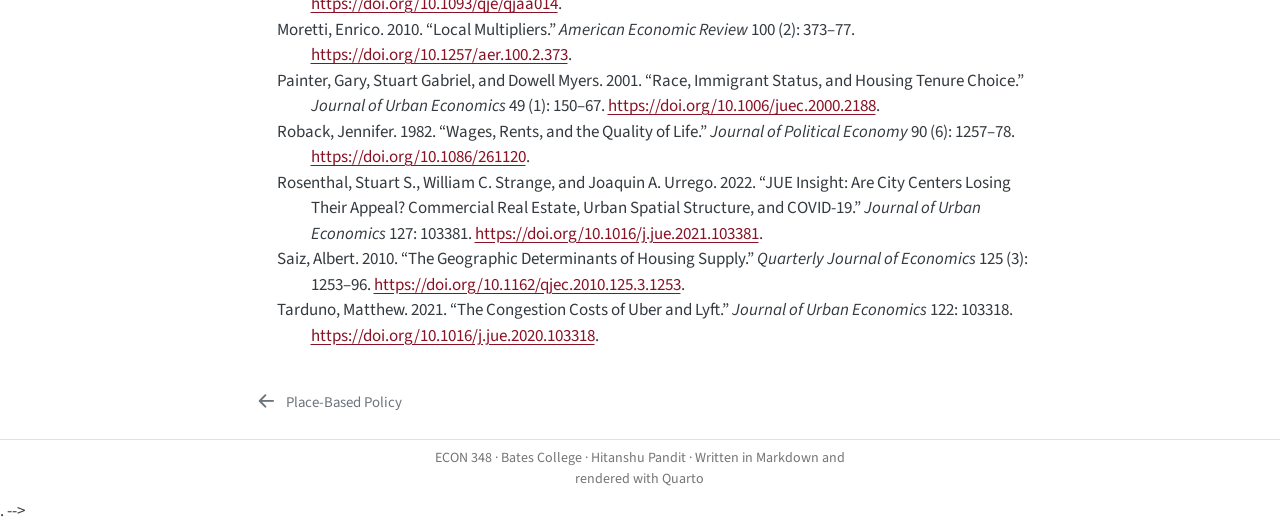
<file: docs/references.html>
<!DOCTYPE html>
<html xmlns="http://www.w3.org/1999/xhtml" lang="en" xml:lang="en"><head>

<meta charset="utf-8">
<meta name="generator" content="quarto-1.10.20">

<meta name="viewport" content="width=device-width, initial-scale=1.0, user-scalable=yes">


<title>References – Urban Economics</title>
<style>
/* Default styles provided by pandoc.
** See https://pandoc.org/MANUAL.html#variables-for-html for config info.
*/
span.smallcaps{font-variant: small-caps;}
div.columns{display: flex; gap: 1.5em;}
div.column{flex: auto;}
@media screen {
div.columns{gap: min(4vw, 1.5em);}
div.column{overflow-x: auto;}
}
div.hanging-indent{margin-left: 1.5em; text-indent: -1.5em;}
ul.task-list{list-style: none;}
ul.task-list li input[type="checkbox"] {
  width: 0.8em;
  margin: 0 0.8em 0.2em -1em; /* quarto-specific, see https://github.com/quarto-dev/quarto-cli/issues/4556 */ 
  vertical-align: middle;
}
/* CSS for citations */
div.csl-bib-body { }
div.csl-entry {
  clear: both;
}
.hanging-indent div.csl-entry {
  margin-left:2em;
  text-indent:-2em;
}
div.csl-left-margin {
  min-width:2em;
  float:left;
}
div.csl-right-inline {
  margin-left:2em;
  padding-left:1em;
}
div.csl-indent {
  margin-left: 2em;
}</style>


<script src="site_libs/quarto-nav/quarto-nav.js"></script>
<script src="site_libs/quarto-nav/headroom.min.js"></script>
<script src="site_libs/clipboard/clipboard.min.js"></script>
<script src="site_libs/quarto-search/autocomplete.umd.js"></script>
<script src="site_libs/quarto-search/fuse.min.js"></script>
<script src="site_libs/quarto-search/quarto-search.js"></script>
<meta name="quarto:offset" content="./">
<link href="./place-based.html" rel="prev">
<script src="site_libs/quarto-html/quarto.js" type="module"></script>
<script src="site_libs/quarto-html/tabsets/tabsets.js" type="module"></script>
<script src="site_libs/quarto-html/popper.min.js"></script>
<script src="site_libs/quarto-html/tippy.umd.min.js"></script>
<script src="site_libs/quarto-html/anchor.min.js"></script>
<link href="site_libs/quarto-html/tippy.css" rel="stylesheet">
<link href="site_libs/quarto-html/quarto-syntax-highlighting-17888a1159294d3eb470f19f6f52f5a5.css" rel="stylesheet" id="quarto-text-highlighting-styles">
<script src="site_libs/bootstrap/bootstrap.min.js"></script>
<link href="site_libs/bootstrap/bootstrap-icons.css" rel="stylesheet">
<link href="site_libs/bootstrap/bootstrap-2c353fb1ee9795f3e46801e7bd733d82.min.css" rel="stylesheet" append-hash="true" id="quarto-bootstrap" data-mode="light">
<script id="quarto-search-options" type="application/json">{
  "location": "sidebar",
  "copy-button": false,
  "collapse-after": 3,
  "panel-placement": "start",
  "type": "textbox",
  "limit": 50,
  "keyboard-shortcut": [
    "f",
    "/",
    "s"
  ],
  "show-item-context": false,
  "language": {
    "search-no-results-text": "No results",
    "search-matching-documents-text": "matching documents",
    "search-copy-link-title": "Copy link to search",
    "search-hide-matches-text": "Hide additional matches",
    "search-more-match-text": "more match in this document",
    "search-more-matches-text": "more matches in this document",
    "search-clear-button-title": "Clear",
    "search-text-placeholder": "",
    "search-detached-cancel-button-title": "Cancel",
    "search-submit-button-title": "Submit",
    "search-label": "Search"
  }
}</script>


<link rel="stylesheet" href="styles.css">
</head>

<body class="nav-sidebar docked quarto-light">

<div id="quarto-search-results"></div>
  <header id="quarto-header" class="headroom fixed-top">
  <nav class="quarto-secondary-nav">
    <div class="container-fluid d-flex">
      <button type="button" class="quarto-btn-toggle btn" data-bs-toggle="collapse" role="button" data-bs-target=".quarto-sidebar-collapse-item" aria-controls="quarto-sidebar" aria-expanded="false" aria-label="Toggle sidebar navigation" onclick="if (window.quartoToggleHeadroom) { window.quartoToggleHeadroom(); }">
        <i class="bi bi-layout-text-sidebar-reverse"></i>
      </button>
        <nav class="quarto-page-breadcrumbs" aria-label="breadcrumb"><ol class="breadcrumb"><li class="breadcrumb-item"><a href="./references.html">References</a></li></ol></nav>
        <a class="flex-grow-1" role="navigation" data-bs-toggle="collapse" data-bs-target=".quarto-sidebar-collapse-item" aria-controls="quarto-sidebar" aria-expanded="false" aria-label="Toggle sidebar navigation" onclick="if (window.quartoToggleHeadroom) { window.quartoToggleHeadroom(); }">      
        </a>
      <button type="button" class="btn quarto-search-button" aria-label="Search" onclick="window.quartoOpenSearch();">
        <i class="bi bi-search"></i>
      </button>
    </div>
  </nav>
</header>
<!-- content -->
<div id="quarto-content" class="quarto-container page-columns page-rows-contents page-layout-article">
<!-- sidebar -->
  <nav id="quarto-sidebar" class="sidebar collapse collapse-horizontal quarto-sidebar-collapse-item sidebar-navigation docked overflow-auto">
    <div class="pt-lg-2 mt-2 text-left sidebar-header">
    <div class="sidebar-title mb-0 py-0">
      <a href="./">Urban Economics</a> 
    </div>
      </div>
        <div class="mt-2 flex-shrink-0 align-items-center">
        <div class="sidebar-search">
        <div id="quarto-search" class="" title="Search"></div>
        </div>
        </div>
    <div class="sidebar-menu-container"> 
    <ul class="list-unstyled mt-1">
        <li class="sidebar-item">
  <div class="sidebar-item-container"> 
  <a href="./index.html" class="sidebar-item-text sidebar-link">
 <span class="menu-text">Overview</span></a>
  </div>
</li>
        <li class="sidebar-item sidebar-item-section">
      <div class="sidebar-item-container"> 
            <a class="sidebar-item-text sidebar-link text-start" data-bs-toggle="collapse" data-bs-target="#quarto-sidebar-section-1" role="navigation" aria-expanded="true">
 <span class="menu-text">Why Cities Exist</span></a>
          <a class="sidebar-item-toggle text-start" data-bs-toggle="collapse" data-bs-target="#quarto-sidebar-section-1" role="navigation" aria-expanded="true" aria-label="Toggle section">
            <i class="bi bi-chevron-right ms-2"></i>
          </a> 
      </div>
      <ul id="quarto-sidebar-section-1" class="collapse list-unstyled sidebar-section depth1 show">  
          <li class="sidebar-item">
  <div class="sidebar-item-container"> 
  <a href="./why-cities.html" class="sidebar-item-text sidebar-link">
 <span class="menu-text">Why Cities Exist</span></a>
  </div>
</li>
          <li class="sidebar-item">
  <div class="sidebar-item-container"> 
  <a href="./monocentric-city.html" class="sidebar-item-text sidebar-link">
 <span class="menu-text">The Monocentric City</span></a>
  </div>
</li>
          <li class="sidebar-item">
  <div class="sidebar-item-container"> 
  <a href="./extending-model.html" class="sidebar-item-text sidebar-link">
 <span class="menu-text">Extending the Model</span></a>
  </div>
</li>
      </ul>
  </li>
        <li class="sidebar-item sidebar-item-section">
      <div class="sidebar-item-container"> 
            <a class="sidebar-item-text sidebar-link text-start" data-bs-toggle="collapse" data-bs-target="#quarto-sidebar-section-2" role="navigation" aria-expanded="true">
 <span class="menu-text">Land Use and Transportation</span></a>
          <a class="sidebar-item-toggle text-start" data-bs-toggle="collapse" data-bs-target="#quarto-sidebar-section-2" role="navigation" aria-expanded="true" aria-label="Toggle section">
            <i class="bi bi-chevron-right ms-2"></i>
          </a> 
      </div>
      <ul id="quarto-sidebar-section-2" class="collapse list-unstyled sidebar-section depth1 show">  
          <li class="sidebar-item">
  <div class="sidebar-item-container"> 
  <a href="./sprawl.html" class="sidebar-item-text sidebar-link">
 <span class="menu-text">Sprawl and Land-Use Controls</span></a>
  </div>
</li>
          <li class="sidebar-item">
  <div class="sidebar-item-container"> 
  <a href="./congestion.html" class="sidebar-item-text sidebar-link">
 <span class="menu-text">Traffic Congestion</span></a>
  </div>
</li>
      </ul>
  </li>
        <li class="sidebar-item sidebar-item-section">
      <div class="sidebar-item-container"> 
            <a class="sidebar-item-text sidebar-link text-start" data-bs-toggle="collapse" data-bs-target="#quarto-sidebar-section-3" role="navigation" aria-expanded="true">
 <span class="menu-text">Housing</span></a>
          <a class="sidebar-item-toggle text-start" data-bs-toggle="collapse" data-bs-target="#quarto-sidebar-section-3" role="navigation" aria-expanded="true" aria-label="Toggle section">
            <i class="bi bi-chevron-right ms-2"></i>
          </a> 
      </div>
      <ul id="quarto-sidebar-section-3" class="collapse list-unstyled sidebar-section depth1 show">  
          <li class="sidebar-item">
  <div class="sidebar-item-container"> 
  <a href="./tenure-choice.html" class="sidebar-item-text sidebar-link">
 <span class="menu-text">Owning versus Renting</span></a>
  </div>
</li>
          <li class="sidebar-item">
  <div class="sidebar-item-container"> 
  <a href="./housing-supply.html" class="sidebar-item-text sidebar-link">
 <span class="menu-text">Housing Supply and Affordability</span></a>
  </div>
</li>
          <li class="sidebar-item">
  <div class="sidebar-item-container"> 
  <a href="./housing-policy.html" class="sidebar-item-text sidebar-link">
 <span class="menu-text">Housing Policy</span></a>
  </div>
</li>
      </ul>
  </li>
        <li class="sidebar-item sidebar-item-section">
      <div class="sidebar-item-container"> 
            <a class="sidebar-item-text sidebar-link text-start" data-bs-toggle="collapse" data-bs-target="#quarto-sidebar-section-4" role="navigation" aria-expanded="true">
 <span class="menu-text">Local Government and Quality of Life</span></a>
          <a class="sidebar-item-toggle text-start" data-bs-toggle="collapse" data-bs-target="#quarto-sidebar-section-4" role="navigation" aria-expanded="true" aria-label="Toggle section">
            <i class="bi bi-chevron-right ms-2"></i>
          </a> 
      </div>
      <ul id="quarto-sidebar-section-4" class="collapse list-unstyled sidebar-section depth1 show">  
          <li class="sidebar-item">
  <div class="sidebar-item-container"> 
  <a href="./neighborhoods.html" class="sidebar-item-text sidebar-link">
 <span class="menu-text">Local Public Goods and Neighborhoods</span></a>
  </div>
</li>
          <li class="sidebar-item">
  <div class="sidebar-item-container"> 
  <a href="./pollution-crime.html" class="sidebar-item-text sidebar-link">
 <span class="menu-text">Pollution and Crime</span></a>
  </div>
</li>
          <li class="sidebar-item">
  <div class="sidebar-item-container"> 
  <a href="./quality-of-life.html" class="sidebar-item-text sidebar-link">
 <span class="menu-text">Measuring Quality of Life</span></a>
  </div>
</li>
          <li class="sidebar-item">
  <div class="sidebar-item-container"> 
  <a href="./place-based.html" class="sidebar-item-text sidebar-link">
 <span class="menu-text">Place-Based Policy</span></a>
  </div>
</li>
      </ul>
  </li>
        <li class="sidebar-item">
  <div class="sidebar-item-container"> 
  <a href="./references.html" class="sidebar-item-text sidebar-link active">
 <span class="menu-text">References</span></a>
  </div>
</li>
    </ul>
    </div>
</nav>
<div id="quarto-sidebar-glass" class="quarto-sidebar-collapse-item" data-bs-toggle="collapse" data-bs-target=".quarto-sidebar-collapse-item"></div>
<!-- margin-sidebar -->
    <div id="quarto-margin-sidebar" class="sidebar margin-sidebar zindex-bottom">
        
    </div>
<!-- main -->
<main class="content" id="quarto-document-content">

<header id="title-block-header" class="quarto-title-block default">
<div class="quarto-title">
<h1 class="title">References</h1>
</div>



<div class="quarto-title-meta">

    
  
    
  </div>
  


</header>


<div id="refs" class="references csl-bib-body hanging-indent" role="list">
<div id="ref-albouy2016" class="csl-entry" role="listitem">
Albouy, David. 2016. <span>“What Are Cities Worth? Land Rents, Local Productivity, and the Total Value of Amenities.”</span> <em>Review of Economics and Statistics</em> 98 (3): 477–87. <a href="https://doi.org/10.1162/REST_a_00550">https://doi.org/10.1162/REST_a_00550</a>.
</div>
<div id="ref-allen2022" class="csl-entry" role="listitem">
Allen, Treb, and Costas Arkolakis. 2022. <span>“The Welfare Effects of Transportation Infrastructure Improvements.”</span> <em>Review of Economic Studies</em> 89 (6): 2911–57. <a href="https://doi.org/10.1093/restud/rdac001">https://doi.org/10.1093/restud/rdac001</a>.
</div>
<div id="ref-austin2018" class="csl-entry" role="listitem">
Austin, Benjamin, Edward Glaeser, and Lawrence Summers. 2018. <span>“Jobs for the Heartland: Place-Based Policies in 21st-Century <span>America</span>.”</span> <em>Brookings Papers on Economic Activity</em> 2018 (1): 151–255. <a href="https://doi.org/10.1353/eca.2018.0002">https://doi.org/10.1353/eca.2018.0002</a>.
</div>
<div id="ref-bailey2018social" class="csl-entry" role="listitem">
Bailey, Michael, Rachel Cao, Theresa Kuchler, Johannes Stroebel, and Arlene Wong. 2018. <span>“Social Connectedness: Measurement, Determinants, and Effects.”</span> <em>Journal of Economic Perspectives</em> 32 (3): 259–80. <a href="https://doi.org/10.1257/jep.32.3.259">https://doi.org/10.1257/jep.32.3.259</a>.
</div>
<div id="ref-bailey2018housing" class="csl-entry" role="listitem">
Bailey, Michael, Ruiqing Cao, Theresa Kuchler, and Johannes Stroebel. 2018. <span>“The Economic Effects of Social Networks: Evidence from the Housing Market.”</span> <em>Journal of Political Economy</em> 126 (6): 2224–76. <a href="https://doi.org/10.1086/700073">https://doi.org/10.1086/700073</a>.
</div>
<div id="ref-baumsnow2007" class="csl-entry" role="listitem">
Baum-Snow, Nathaniel. 2007. <span>“Did Highways Cause Suburbanization?”</span> <em>Quarterly Journal of Economics</em> 122 (2): 775–805. <a href="https://doi.org/10.1162/qjec.122.2.775">https://doi.org/10.1162/qjec.122.2.775</a>.
</div>
<div id="ref-bayer2008" class="csl-entry" role="listitem">
Bayer, Patrick, Stephen L. Ross, and Giorgio Topa. 2008. <span>“Place of Work and Place of Residence: Informal Hiring Networks and Labor Market Outcomes.”</span> <em>Journal of Political Economy</em> 116 (6): 1150–96. <a href="https://doi.org/10.1086/595975">https://doi.org/10.1086/595975</a>.
</div>
<div id="ref-boustan2013" class="csl-entry" role="listitem">
Boustan, Leah Platt. 2013. <span>“Local Public Goods and the Demand for High-Income Municipalities.”</span> <em>Journal of Urban Economics</em> 76: 71–82. <a href="https://doi.org/10.1016/j.jue.2013.02.003">https://doi.org/10.1016/j.jue.2013.02.003</a>.
</div>
<div id="ref-brueckner2011" class="csl-entry" role="listitem">
Brueckner, Jan K. 2011. <em>Lectures on Urban Economics</em>. MIT Press.
</div>
<div id="ref-chalfin2017" class="csl-entry" role="listitem">
Chalfin, Aaron, and Justin McCrary. 2017. <span>“Criminal Deterrence: A Review of the Literature.”</span> <em>Journal of Economic Literature</em> 55 (1): 5–48. <a href="https://doi.org/10.1257/jel.20141147">https://doi.org/10.1257/jel.20141147</a>.
</div>
<div id="ref-chetty2016" class="csl-entry" role="listitem">
Chetty, Raj, Nathaniel Hendren, and Lawrence F. Katz. 2016. <span>“The Effects of Exposure to Better Neighborhoods on Children: New Evidence from the <span class="nocase">Moving to Opportunity</span> Experiment.”</span> <em>American Economic Review</em> 106 (4): 855–902. <a href="https://doi.org/10.1257/aer.20150572">https://doi.org/10.1257/aer.20150572</a>.
</div>
<div id="ref-chetty2022" class="csl-entry" role="listitem">
<span class="nocase">Chetty, Raj, Matthew O. Jackson, Theresa Kuchler, Johannes Stroebel, Nathaniel Hendren, et al.</span> 2022. <span>“Social Capital <span>I</span>: Measurement and Associations with Economic Mobility.”</span> <em>Nature</em> 608: 108–21. <a href="https://doi.org/10.1038/s41586-022-04996-4">https://doi.org/10.1038/s41586-022-04996-4</a>.
</div>
<div id="ref-currie2015" class="csl-entry" role="listitem">
Currie, Janet, Lucas Davis, Michael Greenstone, and Reed Walker. 2015. <span>“Environmental Health Risks and Housing Values: Evidence from 1,600 Toxic Plant Openings and Closings.”</span> <em>American Economic Review</em> 105 (2): 678–709. <a href="https://doi.org/10.1257/aer.20121656">https://doi.org/10.1257/aer.20121656</a>.
</div>
<div id="ref-diamond2019" class="csl-entry" role="listitem">
Diamond, Rebecca, Tim McQuade, and Franklin Qian. 2019. <span>“The Effects of Rent Control Expansion on Tenants, Landlords, and Inequality: Evidence from <span>San Francisco</span>.”</span> <em>American Economic Review</em> 109 (9): 3365–94. <a href="https://doi.org/10.1257/aer.20181289">https://doi.org/10.1257/aer.20181289</a>.
</div>
<div id="ref-duranton2004" class="csl-entry" role="listitem">
Duranton, Gilles, and Diego Puga. 2004. <span>“Micro-Foundations of Urban Agglomeration Economies.”</span> In <em>Handbook of Regional and Urban Economics</em>, edited by J. Vernon Henderson and Jacques-François Thisse, vol. 4. Elsevier.
</div>
<div id="ref-duranton2011" class="csl-entry" role="listitem">
Duranton, Gilles, and Matthew A. Turner. 2011. <span>“The Fundamental Law of Road Congestion: Evidence from <span>US</span> Cities.”</span> <em>American Economic Review</em> 101 (6): 2616–52. <a href="https://doi.org/10.1257/aer.101.6.2616">https://doi.org/10.1257/aer.101.6.2616</a>.
</div>
<div id="ref-eid2008" class="csl-entry" role="listitem">
Eid, Jean, Henry G. Overman, Diego Puga, and Matthew A. Turner. 2008. <span>“Fat City: Questioning the Relationship Between Urban Sprawl and Obesity.”</span> <em>Journal of Urban Economics</em> 63 (2): 385–404. <a href="https://doi.org/10.1016/j.jue.2007.12.002">https://doi.org/10.1016/j.jue.2007.12.002</a>.
</div>
<div id="ref-ellen2020" class="csl-entry" role="listitem">
Ellen, Ingrid Gould. 2020. <span>“What Do We Know about Housing Choice Vouchers?”</span> <em>Regional Science and Urban Economics</em> 80: 103380. <a href="https://doi.org/10.1016/j.regsciurbeco.2018.07.003">https://doi.org/10.1016/j.regsciurbeco.2018.07.003</a>.
</div>
<div id="ref-glaeser1998" class="csl-entry" role="listitem">
Glaeser, Edward L. 1998. <span>“Are Cities Dying?”</span> <em>Journal of Economic Perspectives</em> 12 (2): 139–60. <a href="https://doi.org/10.1257/jep.12.2.139">https://doi.org/10.1257/jep.12.2.139</a>.
</div>
<div id="ref-glaeser2009wealth" class="csl-entry" role="listitem">
Glaeser, Edward L., and Joshua D. Gottlieb. 2009. <span>“The Wealth of Cities: Agglomeration Economies and Spatial Equilibrium in the <span>United States</span>.”</span> <em>Journal of Economic Literature</em> 47 (4): 983–1028. <a href="https://doi.org/10.1257/jel.47.4.983">https://doi.org/10.1257/jel.47.4.983</a>.
</div>
<div id="ref-glaeser1996crime" class="csl-entry" role="listitem">
Glaeser, Edward L., Bruce Sacerdote, and José A. Scheinkman. 1996. <span>“Crime and Social Interactions.”</span> <em>Quarterly Journal of Economics</em> 111 (2): 507–48. <a href="https://doi.org/10.2307/2946686">https://doi.org/10.2307/2946686</a>.
</div>
<div id="ref-glaeser2018supply" class="csl-entry" role="listitem">
Glaeser, Edward, and Joseph Gyourko. 2018. <span>“The Economic Implications of Housing Supply.”</span> <em>Journal of Economic Perspectives</em> 32 (1): 3–30. <a href="https://doi.org/10.1257/jep.32.1.3">https://doi.org/10.1257/jep.32.1.3</a>.
</div>
<div id="ref-gupta2022" class="csl-entry" role="listitem">
Gupta, Arpit, Vrinda Mittal, Jonas Peeters, and Stijn Van Nieuwerburgh. 2022. <span>“Flattening the Curve: Pandemic-Induced Revaluation of Urban Real Estate.”</span> <em>Journal of Financial Economics</em> 146 (2): 594–636. <a href="https://doi.org/10.1016/j.jfineco.2021.10.008">https://doi.org/10.1016/j.jfineco.2021.10.008</a>.
</div>
<div id="ref-heblich2020" class="csl-entry" role="listitem">
Heblich, Stephan, Stephen J. Redding, and Daniel M. Sturm. 2020. <span>“The Making of the Modern Metropolis: Evidence from <span>London</span>.”</span> <em>Quarterly Journal of Economics</em> 135 (4): 2059–133. <a href="https://doi.org/10.1093/qje/qjaa014">https://doi.org/10.1093/qje/qjaa014</a>.
</div>
<div id="ref-moretti2010" class="csl-entry" role="listitem">
Moretti, Enrico. 2010. <span>“Local Multipliers.”</span> <em>American Economic Review</em> 100 (2): 373–77. <a href="https://doi.org/10.1257/aer.100.2.373">https://doi.org/10.1257/aer.100.2.373</a>.
</div>
<div id="ref-painter2001" class="csl-entry" role="listitem">
Painter, Gary, Stuart Gabriel, and Dowell Myers. 2001. <span>“Race, Immigrant Status, and Housing Tenure Choice.”</span> <em>Journal of Urban Economics</em> 49 (1): 150–67. <a href="https://doi.org/10.1006/juec.2000.2188">https://doi.org/10.1006/juec.2000.2188</a>.
</div>
<div id="ref-roback1982" class="csl-entry" role="listitem">
Roback, Jennifer. 1982. <span>“Wages, Rents, and the Quality of Life.”</span> <em>Journal of Political Economy</em> 90 (6): 1257–78. <a href="https://doi.org/10.1086/261120">https://doi.org/10.1086/261120</a>.
</div>
<div id="ref-rosenthal2022" class="csl-entry" role="listitem">
Rosenthal, Stuart S., William C. Strange, and Joaquin A. Urrego. 2022. <span>“<span>JUE</span> Insight: Are City Centers Losing Their Appeal? Commercial Real Estate, Urban Spatial Structure, and <span>COVID-19</span>.”</span> <em>Journal of Urban Economics</em> 127: 103381. <a href="https://doi.org/10.1016/j.jue.2021.103381">https://doi.org/10.1016/j.jue.2021.103381</a>.
</div>
<div id="ref-saiz2010" class="csl-entry" role="listitem">
Saiz, Albert. 2010. <span>“The Geographic Determinants of Housing Supply.”</span> <em>Quarterly Journal of Economics</em> 125 (3): 1253–96. <a href="https://doi.org/10.1162/qjec.2010.125.3.1253">https://doi.org/10.1162/qjec.2010.125.3.1253</a>.
</div>
<div id="ref-tarduno2021" class="csl-entry" role="listitem">
Tarduno, Matthew. 2021. <span>“The Congestion Costs of <span>Uber</span> and <span>Lyft</span>.”</span> <em>Journal of Urban Economics</em> 122: 103318. <a href="https://doi.org/10.1016/j.jue.2020.103318">https://doi.org/10.1016/j.jue.2020.103318</a>.
</div>
</div>



</main> <!-- /main -->
<script id="quarto-html-after-body" type="application/javascript">
  window.document.addEventListener("DOMContentLoaded", function (event) {
    const icon = "";
    const anchorJS = new window.AnchorJS();
    anchorJS.options = {
      placement: 'right',
      icon: icon
    };
    anchorJS.add('.anchored');
    const isCodeAnnotation = (el) => {
      for (const clz of el.classList) {
        if (clz.startsWith('code-annotation-')) {                     
          return true;
        }
      }
      return false;
    }
    const onCopySuccess = function(e) {
      // button target
      const button = e.trigger;
      // don't keep focus
      button.blur();
      // flash "checked"
      button.classList.add('code-copy-button-checked');
      var currentTitle = button.getAttribute("title");
      button.setAttribute("title", "Copied!");
      let tooltip;
      if (window.bootstrap) {
        button.setAttribute("data-bs-toggle", "tooltip");
        button.setAttribute("data-bs-placement", "left");
        button.setAttribute("data-bs-title", "Copied!");
        tooltip = new bootstrap.Tooltip(button, 
          { trigger: "manual", 
            customClass: "code-copy-button-tooltip",
            offset: [0, -8]});
        tooltip.show();    
      }
      setTimeout(function() {
        if (tooltip) {
          tooltip.hide();
          button.removeAttribute("data-bs-title");
          button.removeAttribute("data-bs-toggle");
          button.removeAttribute("data-bs-placement");
        }
        button.setAttribute("title", currentTitle);
        button.classList.remove('code-copy-button-checked');
      }, 1000);
      // clear code selection
      e.clearSelection();
    }
    const getTextToCopy = function(trigger) {
      const outerScaffold = trigger.parentElement.cloneNode(true);
      const codeEl = outerScaffold.querySelector('code');
      for (const childEl of codeEl.children) {
        if (isCodeAnnotation(childEl)) {
          childEl.remove();
        }
      }
      return codeEl.innerText;
    }
    const clipboard = new window.ClipboardJS('.code-copy-button:not([data-in-quarto-modal])', {
      text: getTextToCopy
    });
    clipboard.on('success', onCopySuccess);
    if (window.document.getElementById('quarto-embedded-source-code-modal')) {
      const clipboardModal = new window.ClipboardJS('.code-copy-button[data-in-quarto-modal]', {
        text: getTextToCopy,
        container: window.document.getElementById('quarto-embedded-source-code-modal')
      });
      clipboardModal.on('success', onCopySuccess);
    }
      var localhostRegex = new RegExp(/^(?:http|https):\/\/localhost\:?[0-9]*\//);
      var mailtoRegex = new RegExp(/^mailto:/);
        var filterRegex = new RegExp('/' + window.location.host + '/');
      var isInternal = (href) => {
          return filterRegex.test(href) || localhostRegex.test(href) || mailtoRegex.test(href);
      }
      // Inspect non-navigation links and adorn them if external
     var links = window.document.querySelectorAll('a[href]:not(.nav-link):not(.navbar-brand):not(.toc-action):not(.sidebar-link):not(.sidebar-item-toggle):not(.pagination-link):not(.no-external):not([aria-hidden]):not(.dropdown-item):not(.quarto-navigation-tool):not(.about-link)');
      for (var i=0; i<links.length; i++) {
        const link = links[i];
        if (!isInternal(link.href)) {
          // undo the damage that might have been done by quarto-nav.js in the case of
          // links that we want to consider external
          if (link.dataset.originalHref !== undefined) {
            link.href = link.dataset.originalHref;
          }
        }
      }
    function tippyHover(el, contentFn, onTriggerFn, onUntriggerFn) {
      const config = {
        allowHTML: true,
        maxWidth: 500,
        delay: 100,
        arrow: false,
        appendTo: function(el) {
            return el.parentElement;
        },
        interactive: true,
        interactiveBorder: 10,
        theme: 'quarto',
        placement: 'bottom-start',
      };
      if (contentFn) {
        config.content = contentFn;
      }
      if (onTriggerFn) {
        config.onTrigger = onTriggerFn;
      }
      if (onUntriggerFn) {
        config.onUntrigger = onUntriggerFn;
      }
      window.tippy(el, config); 
    }
    const noterefs = window.document.querySelectorAll('a[role="doc-noteref"]');
    for (var i=0; i<noterefs.length; i++) {
      const ref = noterefs[i];
      tippyHover(ref, function() {
        // use id or data attribute instead here
        let href = ref.getAttribute('data-footnote-href') || ref.getAttribute('href');
        try { href = new URL(href).hash; } catch {}
        const id = href.replace(/^#\/?/, "");
        const note = window.document.getElementById(id);
        if (note) {
          return note.innerHTML;
        } else {
          return "";
        }
      });
    }
    const xrefs = window.document.querySelectorAll('a.quarto-xref');
    const processXRef = (id, note) => {
      // Strip column container classes
      const stripColumnClz = (el) => {
        el.classList.remove("page-full", "page-columns");
        if (el.children) {
          for (const child of el.children) {
            stripColumnClz(child);
          }
        }
      }
      stripColumnClz(note)
      if (id === null || id.startsWith('sec-')) {
        // Special case sections, only their first couple elements
        const container = document.createElement("div");
        if (note.children && note.children.length > 2) {
          container.appendChild(note.children[0].cloneNode(true));
          for (let i = 1; i < note.children.length; i++) {
            const child = note.children[i];
            if (child.tagName === "P" && child.innerText === "") {
              continue;
            } else {
              container.appendChild(child.cloneNode(true));
              break;
            }
          }
          if (window.Quarto?.typesetMath) {
            window.Quarto.typesetMath(container);
          }
          return container.innerHTML
        } else {
          if (window.Quarto?.typesetMath) {
            window.Quarto.typesetMath(note);
          }
          return note.innerHTML;
        }
      } else {
        // Remove any anchor links if they are present
        const anchorLink = note.querySelector('a.anchorjs-link');
        if (anchorLink) {
          anchorLink.remove();
        }
        if (window.Quarto?.typesetMath) {
          window.Quarto.typesetMath(note);
        }
        if (note.classList.contains("callout")) {
          return note.outerHTML;
        } else {
          return note.innerHTML;
        }
      }
    }
    for (var i=0; i<xrefs.length; i++) {
      const xref = xrefs[i];
      tippyHover(xref, undefined, function(instance) {
        instance.disable();
        let url = xref.getAttribute('href');
        let hash = undefined; 
        if (url.startsWith('#')) {
          hash = url;
        } else {
          try { hash = new URL(url).hash; } catch {}
        }
        if (hash) {
          const id = hash.replace(/^#\/?/, "");
          const note = window.document.getElementById(id);
          if (note !== null) {
            try {
              const html = processXRef(id, note.cloneNode(true));
              instance.setContent(html);
            } finally {
              instance.enable();
              instance.show();
            }
          } else {
            // See if we can fetch this
            fetch(url.split('#')[0])
            .then(res => res.text())
            .then(html => {
              const parser = new DOMParser();
              const htmlDoc = parser.parseFromString(html, "text/html");
              const note = htmlDoc.getElementById(id);
              if (note !== null) {
                const html = processXRef(id, note);
                instance.setContent(html);
              } 
            }).finally(() => {
              instance.enable();
              instance.show();
            });
          }
        } else {
          // See if we can fetch a full url (with no hash to target)
          // This is a special case and we should probably do some content thinning / targeting
          fetch(url)
          .then(res => res.text())
          .then(html => {
            const parser = new DOMParser();
            const htmlDoc = parser.parseFromString(html, "text/html");
            const note = htmlDoc.querySelector('main.content');
            if (note !== null) {
              // This should only happen for chapter cross references
              // (since there is no id in the URL)
              // remove the first header
              if (note.children.length > 0 && note.children[0].tagName === "HEADER") {
                note.children[0].remove();
              }
              const html = processXRef(null, note);
              instance.setContent(html);
            } 
          }).finally(() => {
            instance.enable();
            instance.show();
          });
        }
      }, function(instance) {
      });
    }
        let selectedAnnoteEl;
        const selectorForAnnotation = ( cell, annotation) => {
          let cellAttr = 'data-code-cell="' + cell + '"';
          let lineAttr = 'data-code-annotation="' +  annotation + '"';
          const selector = 'span[' + cellAttr + '][' + lineAttr + ']';
          return selector;
        }
        const selectCodeLines = (annoteEl) => {
          const doc = window.document;
          const targetCell = annoteEl.getAttribute("data-target-cell");
          const targetAnnotation = annoteEl.getAttribute("data-target-annotation");
          const annoteSpan = window.document.querySelector(selectorForAnnotation(targetCell, targetAnnotation));
          const lines = annoteSpan.getAttribute("data-code-lines").split(",");
          const lineIds = lines.map((line) => {
            return targetCell + "-" + line;
          })
          let top = null;
          let height = null;
          let parent = null;
          if (lineIds.length > 0) {
              //compute the position of the single el (top and bottom and make a div)
              const el = window.document.getElementById(lineIds[0]);
              top = el.offsetTop;
              height = el.offsetHeight;
              parent = el.parentElement.parentElement;
            if (lineIds.length > 1) {
              const lastEl = window.document.getElementById(lineIds[lineIds.length - 1]);
              const bottom = lastEl.offsetTop + lastEl.offsetHeight;
              height = bottom - top;
            }
            if (top !== null && height !== null && parent !== null) {
              // cook up a div (if necessary) and position it 
              let div = window.document.getElementById("code-annotation-line-highlight");
              if (div === null) {
                div = window.document.createElement("div");
                div.setAttribute("id", "code-annotation-line-highlight");
                div.style.position = 'absolute';
                parent.appendChild(div);
              }
              div.style.top = top - 2 + "px";
              div.style.height = height + 4 + "px";
              div.style.left = 0;
              let gutterDiv = window.document.getElementById("code-annotation-line-highlight-gutter");
              if (gutterDiv === null) {
                gutterDiv = window.document.createElement("div");
                gutterDiv.setAttribute("id", "code-annotation-line-highlight-gutter");
                gutterDiv.style.position = 'absolute';
                const codeCell = window.document.getElementById(targetCell);
                const gutter = codeCell.querySelector('.code-annotation-gutter');
                gutter.appendChild(gutterDiv);
              }
              gutterDiv.style.top = top - 2 + "px";
              gutterDiv.style.height = height + 4 + "px";
            }
            selectedAnnoteEl = annoteEl;
          }
        };
        const unselectCodeLines = () => {
          const elementsIds = ["code-annotation-line-highlight", "code-annotation-line-highlight-gutter"];
          elementsIds.forEach((elId) => {
            const div = window.document.getElementById(elId);
            if (div) {
              div.remove();
            }
          });
          selectedAnnoteEl = undefined;
        };
          // Handle positioning of the toggle
      window.addEventListener(
        "resize",
        throttle(() => {
          elRect = undefined;
          if (selectedAnnoteEl) {
            selectCodeLines(selectedAnnoteEl);
          }
        }, 10)
      );
      function throttle(fn, ms) {
      let throttle = false;
      let timer;
        return (...args) => {
          if(!throttle) { // first call gets through
              fn.apply(this, args);
              throttle = true;
          } else { // all the others get throttled
              if(timer) clearTimeout(timer); // cancel #2
              timer = setTimeout(() => {
                fn.apply(this, args);
                timer = throttle = false;
              }, ms);
          }
        };
      }
        // Attach click handler to the DT
        const annoteDls = window.document.querySelectorAll('dt[data-target-cell]');
        for (const annoteDlNode of annoteDls) {
          annoteDlNode.addEventListener('click', (event) => {
            const clickedEl = event.target;
            if (clickedEl !== selectedAnnoteEl) {
              unselectCodeLines();
              const activeEl = window.document.querySelector('dt[data-target-cell].code-annotation-active');
              if (activeEl) {
                activeEl.classList.remove('code-annotation-active');
              }
              selectCodeLines(clickedEl);
              clickedEl.classList.add('code-annotation-active');
            } else {
              // Unselect the line
              unselectCodeLines();
              clickedEl.classList.remove('code-annotation-active');
            }
          });
        }
    const findCites = (el) => {
      const parentEl = el.parentElement;
      if (parentEl) {
        const cites = parentEl.dataset.cites;
        if (cites) {
          return {
            el,
            cites: cites.split(' ')
          };
        } else {
          return findCites(el.parentElement)
        }
      } else {
        return undefined;
      }
    };
    var bibliorefs = window.document.querySelectorAll('a[role="doc-biblioref"]');
    for (var i=0; i<bibliorefs.length; i++) {
      const ref = bibliorefs[i];
      const citeInfo = findCites(ref);
      if (citeInfo) {
        tippyHover(citeInfo.el, function() {
          var popup = window.document.createElement('div');
          citeInfo.cites.forEach(function(cite) {
            var citeDiv = window.document.createElement('div');
            citeDiv.classList.add('hanging-indent');
            citeDiv.classList.add('csl-entry');
            var biblioDiv = window.document.getElementById('ref-' + cite);
            if (biblioDiv) {
              citeDiv.innerHTML = biblioDiv.innerHTML;
            }
            popup.appendChild(citeDiv);
          });
          return popup.innerHTML;
        });
      }
    }
  });
  </script>
<nav class="page-navigation">
  <div class="nav-page nav-page-previous">
      <a href="./place-based.html" class="pagination-link" aria-label="Place-Based Policy">
        <i class="bi bi-arrow-left-short"></i> <span class="nav-page-text">Place-Based Policy</span>
      </a>          
  </div>
  <div class="nav-page nav-page-next">
  </div>
</nav>
</div> <!-- /content -->
<footer class="footer">
  <div class="nav-footer">
    <div class="nav-footer-left">
      &nbsp;
    </div>   
    <div class="nav-footer-center">
<p>ECON 348 · Bates College · Hitanshu Pandit · Written in Markdown and rendered with Quarto</p>
</div>
    <div class="nav-footer-right">
      &nbsp;
    </div>
  </div>
</footer>




<!--
  Walking cat pointer, the same one as on hitanshupandit.com. Only on a mouse or
  trackpad; phones and tablets are unchanged. Over links the pointer becomes a paw;
  if the mouse rests for 4 seconds a big cat face appears and blinks.
  To remove it, delete everything from here to the closing </script>.
-->
<style>
@media (pointer: fine) {
  html.hp-cat-on, html.hp-cat-on body, html.hp-cat-on body * { cursor: none !important; }
  html.hp-cat-on a, html.hp-cat-on a *, html.hp-cat-on button, html.hp-cat-on button *, html.hp-cat-on summary, html.hp-cat-on label { cursor: url("[data-uri]") 16 4, pointer !important; }
}
#hp-cat { position: fixed; left: 0; top: 0; width: 56px; height: 34px; z-index: 2147483647; pointer-events: none; display: none; will-change: transform; }
html.hp-cat-on #hp-cat { display: block; }
#hp-cat svg { width: 56px; height: 34px; display: block; overflow: visible; filter: drop-shadow(0 0 1px #fff) drop-shadow(0 0 1px #fff) drop-shadow(0 1px 1.5px rgba(0,0,0,.35)); transition: transform .12s ease-out; transform-origin: 50% 50%; }
#hp-cat.left svg { transform: scaleX(-1); }
#hp-cat.link, #hp-cat.out { visibility: hidden; }
#hp-cat .lg { transform-box: fill-box; transform-origin: top center; }
#hp-cat .tl { transform-box: fill-box; transform-origin: 100% 100%; }
#hp-cat.walk .lg.a { animation: hpstep .28s ease-in-out infinite alternate; }
#hp-cat.walk .lg.b { animation: hpstep .28s ease-in-out infinite alternate-reverse; }
#hp-cat.walk .tl { animation: hpwag .5s ease-in-out infinite alternate; }
@keyframes hpstep { from { transform: rotate(22deg); } to { transform: rotate(-22deg); } }
@keyframes hpwag { from { transform: rotate(-10deg); } to { transform: rotate(14deg); } }
@media (prefers-reduced-motion: reduce) { #hp-cat.walk .lg.a, #hp-cat.walk .lg.b, #hp-cat.walk .tl { animation: none; } }
#hp-face { position: fixed; left: 0; top: 0; width: 150px; height: 140px; z-index: 2147483647; pointer-events: none; opacity: 0; transform: scale(.6); transition: opacity .35s ease, transform .35s ease; }
#hp-face svg { width: 150px; height: 140px; display: block; overflow: visible; filter: drop-shadow(0 2px 4px rgba(0,0,0,.25)); }
html.hp-idle #hp-face { opacity: 1; transform: scale(1); }
html.hp-idle #hp-cat { visibility: hidden; }
#hp-face .eye { transform-box: fill-box; transform-origin: center; animation: hpblink 4s infinite; }
@keyframes hpblink { 0%, 90%, 100% { transform: scaleY(1); } 94% { transform: scaleY(.08); } }
@media (prefers-reduced-motion: reduce) { #hp-face .eye { animation: none; } #hp-face { transition: none; } }
@media print { #hp-cat, #hp-face { display: none !important; } }
</style>
<script>
(function () {
  if (!window.matchMedia || !matchMedia('(pointer: fine)').matches) return;
  if (document.getElementById('hp-cat')) return;
  var cat = document.createElement('div');
  cat.id = 'hp-cat';
  cat.className = 'out';
  cat.innerHTML = '<svg viewBox="0 0 120 72" aria-hidden="true"><g fill="#2f2f2f"><path class="tl" d="M28 34 C12 33 6 18 13 7 C15 4 19 5 18 9 C14 17 17 27 30 29 Z"/><rect class="lg b" x="32" y="40" width="8" height="27" rx="4"/><rect class="lg a" x="72" y="40" width="8" height="27" rx="4"/><ellipse cx="56" cy="38" rx="31" ry="14"/><rect class="lg a" x="42" y="42" width="8" height="27" rx="4"/><rect class="lg b" x="82" y="42" width="8" height="27" rx="4"/><path d="M80 34 C82 26 86 22 90 22 L92 14 Z"/><circle cx="96" cy="27" r="12.5"/><path d="M86 20 L88 6 L97 15 Z"/><path d="M97 15 L105 5 L107 20 Z"/></g><circle cx="101" cy="24" r="2.6" fill="#f2d16b"/><path d="M108.5 27.5 L106 29.5 L108.5 31 Z" fill="#f4a3b4"/><path d="M103 30 L117 28 M103 32 L117 34" stroke="#9a9a9a" stroke-width="1" stroke-linecap="round"/></svg>';
  document.body.appendChild(cat);
  document.documentElement.classList.add('hp-cat-on');
  var face = document.createElement('div');
  face.id = 'hp-face';
  face.innerHTML = '<svg viewBox="0 0 150 140" aria-hidden="true"><path d="M22 62 L18 6 L62 34 Z M128 62 L132 6 L88 34 Z" fill="#2f2f2f"/><path d="M28 50 L26 20 L50 36 Z M122 50 L124 20 L100 36 Z" fill="#f4a3b4"/><ellipse cx="75" cy="80" rx="62" ry="54" fill="#2f2f2f"/><g class="eye"><ellipse cx="50" cy="74" rx="13" ry="15" fill="#f2d16b"/><ellipse cx="50" cy="75" rx="4" ry="11" fill="#1a1a1a"/><circle cx="54" cy="69" r="2.6" fill="#fff"/></g><g class="eye"><ellipse cx="100" cy="74" rx="13" ry="15" fill="#f2d16b"/><ellipse cx="100" cy="75" rx="4" ry="11" fill="#1a1a1a"/><circle cx="104" cy="69" r="2.6" fill="#fff"/></g><path d="M69 96 L81 96 L75 103 Z" fill="#f4a3b4"/><path d="M75 103 Q75 110 67 111 M75 103 Q75 110 83 111" stroke="#9a9a9a" stroke-width="1.6" fill="none" stroke-linecap="round"/><path d="M58 100 L20 94 M58 105 L20 108 M92 100 L130 94 M92 105 L130 108" stroke="#bdbdbd" stroke-width="1.4" stroke-linecap="round"/></svg>';
  document.body.appendChild(face);
  var idleTimer = null, lastY = null;
  function showFace() {
    if (cat.classList.contains('out') || lastX === null) return;
    var fx = Math.min(Math.max(lastX - 75, 4), innerWidth - 154);
    var fy = Math.min(Math.max(lastY - 70, 4), innerHeight - 144);
    face.style.left = fx + 'px'; face.style.top = fy + 'px';
    document.documentElement.classList.add('hp-idle');
  }
  function wake() {
    document.documentElement.classList.remove('hp-idle');
    clearTimeout(idleTimer);
    idleTimer = setTimeout(showFace, 4000);
  }
  var NOSE_X = 108 * 56 / 120, NOSE_Y = 29 * 34 / 72, lastX = null, stopTimer = null;
  document.addEventListener('mousemove', function (e) {
    var x = e.clientX, y = e.clientY;
    if (lastX !== null && Math.abs(x - lastX) > 1) cat.classList.toggle('left', x < lastX);
    lastX = x; lastY = y;
    wake();
    var dx = cat.classList.contains('left') ? (56 - NOSE_X) : NOSE_X;
    cat.style.transform = 'translate(' + (x - dx) + 'px,' + (y - NOSE_Y) + 'px)';
    cat.classList.remove('out');
    cat.classList.toggle('link', !!(e.target.closest && e.target.closest('a, button, summary, label')));
    cat.classList.add('walk');
    clearTimeout(stopTimer);
    stopTimer = setTimeout(function () { cat.classList.remove('walk'); }, 160);
  }, { passive: true });
  document.documentElement.addEventListener('mouseleave', function () { cat.classList.add('out'); document.documentElement.classList.remove('hp-idle'); clearTimeout(idleTimer); });
  document.addEventListener('mousedown', wake, { passive: true });
  document.addEventListener('keydown', wake);
})();
</script>.
-->
<style>
@media (pointer: fine) {
  html.hp-cat-on, html.hp-cat-on body, html.hp-cat-on body * { cursor: none !important; }
  html.hp-cat-on a, html.hp-cat-on a *, html.hp-cat-on button, html.hp-cat-on button *, html.hp-cat-on summary, html.hp-cat-on label { cursor: url("[data-uri]") 16 4, pointer !important; }
}
#hp-cat { position: fixed; left: 0; top: 0; width: 56px; height: 34px; z-index: 2147483647; pointer-events: none; display: none; will-change: transform; }
html.hp-cat-on #hp-cat { display: block; }
#hp-cat svg { width: 56px; height: 34px; display: block; overflow: visible; filter: drop-shadow(0 0 1px #fff) drop-shadow(0 0 1px #fff) drop-shadow(0 1px 1.5px rgba(0,0,0,.35)); transition: transform .12s ease-out; transform-origin: 50% 50%; }
#hp-cat.left svg { transform: scaleX(-1); }
#hp-cat.link, #hp-cat.out { visibility: hidden; }
#hp-cat .lg { transform-box: fill-box; transform-origin: top center; }
#hp-cat .tl { transform-box: fill-box; transform-origin: 100% 100%; }
#hp-cat.walk .lg.a { animation: hpstep .28s ease-in-out infinite alternate; }
#hp-cat.walk .lg.b { animation: hpstep .28s ease-in-out infinite alternate-reverse; }
#hp-cat.walk .tl { animation: hpwag .5s ease-in-out infinite alternate; }
@keyframes hpstep { from { transform: rotate(22deg); } to { transform: rotate(-22deg); } }
@keyframes hpwag { from { transform: rotate(-10deg); } to { transform: rotate(14deg); } }
@media (prefers-reduced-motion: reduce) { #hp-cat.walk .lg.a, #hp-cat.walk .lg.b, #hp-cat.walk .tl { animation: none; } }
@media print { #hp-cat { display: none !important; } }
</style>
<script>
(function () {
  if (!window.matchMedia || !matchMedia('(pointer: fine)').matches) return;
  if (document.getElementById('hp-cat')) return;
  var cat = document.createElement('div');
  cat.id = 'hp-cat';
  cat.className = 'out';
  cat.innerHTML = '<svg viewBox="0 0 120 72" aria-hidden="true"><g fill="#2f2f2f"><path class="tl" d="M28 34 C12 33 6 18 13 7 C15 4 19 5 18 9 C14 17 17 27 30 29 Z"/><rect class="lg b" x="32" y="40" width="8" height="27" rx="4"/><rect class="lg a" x="72" y="40" width="8" height="27" rx="4"/><ellipse cx="56" cy="38" rx="31" ry="14"/><rect class="lg a" x="42" y="42" width="8" height="27" rx="4"/><rect class="lg b" x="82" y="42" width="8" height="27" rx="4"/><path d="M80 34 C82 26 86 22 90 22 L92 14 Z"/><circle cx="96" cy="27" r="12.5"/><path d="M86 20 L88 6 L97 15 Z"/><path d="M97 15 L105 5 L107 20 Z"/></g><circle cx="101" cy="24" r="2.6" fill="#f2d16b"/><path d="M108.5 27.5 L106 29.5 L108.5 31 Z" fill="#f4a3b4"/><path d="M103 30 L117 28 M103 32 L117 34" stroke="#9a9a9a" stroke-width="1" stroke-linecap="round"/></svg>';
  document.body.appendChild(cat);
  document.documentElement.classList.add('hp-cat-on');
  var NOSE_X = 108 * 56 / 120, NOSE_Y = 29 * 34 / 72, lastX = null, stopTimer = null;
  document.addEventListener('mousemove', function (e) {
    var x = e.clientX, y = e.clientY;
    if (lastX !== null && Math.abs(x - lastX) > 1) cat.classList.toggle('left', x < lastX);
    lastX = x;
    var dx = cat.classList.contains('left') ? (56 - NOSE_X) : NOSE_X;
    cat.style.transform = 'translate(' + (x - dx) + 'px,' + (y - NOSE_Y) + 'px)';
    cat.classList.remove('out');
    cat.classList.toggle('link', !!(e.target.closest && e.target.closest('a, button, summary, label')));
    cat.classList.add('walk');
    clearTimeout(stopTimer);
    stopTimer = setTimeout(function () { cat.classList.remove('walk'); }, 160);
  }, { passive: true });
  document.documentElement.addEventListener('mouseleave', function () { cat.classList.add('out'); });
})();
</script>

</body></html>
</file>
<file: docs/site_libs/quarto-html/tippy.css>
.tippy-box[data-animation=fade][data-state=hidden]{opacity:0}[data-tippy-root]{max-width:calc(100vw - 10px)}.tippy-box{position:relative;background-color:#333;color:#fff;border-radius:4px;font-size:14px;line-height:1.4;white-space:normal;outline:0;transition-property:transform,visibility,opacity}.tippy-box[data-placement^=top]>.tippy-arrow{bottom:0}.tippy-box[data-placement^=top]>.tippy-arrow:before{bottom:-7px;left:0;border-width:8px 8px 0;border-top-color:initial;transform-origin:center top}.tippy-box[data-placement^=bottom]>.tippy-arrow{top:0}.tippy-box[data-placement^=bottom]>.tippy-arrow:before{top:-7px;left:0;border-width:0 8px 8px;border-bottom-color:initial;transform-origin:center bottom}.tippy-box[data-placement^=left]>.tippy-arrow{right:0}.tippy-box[data-placement^=left]>.tippy-arrow:before{border-width:8px 0 8px 8px;border-left-color:initial;right:-7px;transform-origin:center left}.tippy-box[data-placement^=right]>.tippy-arrow{left:0}.tippy-box[data-placement^=right]>.tippy-arrow:before{left:-7px;border-width:8px 8px 8px 0;border-right-color:initial;transform-origin:center right}.tippy-box[data-inertia][data-state=visible]{transition-timing-function:cubic-bezier(.54,1.5,.38,1.11)}.tippy-arrow{width:16px;height:16px;color:#333}.tippy-arrow:before{content:"";position:absolute;border-color:transparent;border-style:solid}.tippy-content{position:relative;padding:5px 9px;z-index:1}
</file>
<file: docs/site_libs/quarto-html/quarto-syntax-highlighting-17888a1159294d3eb470f19f6f52f5a5.css>
/* quarto syntax highlight colors */
:root {
  --quarto-hl-ot-color: #003B4F;
  --quarto-hl-at-color: #657422;
  --quarto-hl-ss-color: #20794D;
  --quarto-hl-an-color: #5E5E5E;
  --quarto-hl-fu-color: #4758AB;
  --quarto-hl-st-color: #20794D;
  --quarto-hl-cf-color: #003B4F;
  --quarto-hl-op-color: #5E5E5E;
  --quarto-hl-er-color: #AD0000;
  --quarto-hl-bn-color: #AD0000;
  --quarto-hl-al-color: #AD0000;
  --quarto-hl-va-color: #111111;
  --quarto-hl-bu-color: inherit;
  --quarto-hl-ex-color: inherit;
  --quarto-hl-pp-color: #AD0000;
  --quarto-hl-in-color: #5E5E5E;
  --quarto-hl-vs-color: #20794D;
  --quarto-hl-wa-color: #5E5E5E;
  --quarto-hl-do-color: #5E5E5E;
  --quarto-hl-im-color: #00769E;
  --quarto-hl-ch-color: #20794D;
  --quarto-hl-dt-color: #AD0000;
  --quarto-hl-fl-color: #AD0000;
  --quarto-hl-co-color: #5E5E5E;
  --quarto-hl-cv-color: #5E5E5E;
  --quarto-hl-cn-color: #8f5902;
  --quarto-hl-sc-color: #5E5E5E;
  --quarto-hl-dv-color: #AD0000;
  --quarto-hl-kw-color: #003B4F;
}

/* other quarto variables */
:root {
  --quarto-font-monospace: SFMono-Regular, Menlo, Monaco, Consolas, "Liberation Mono", "Courier New", monospace;
}

/* syntax highlight based on Pandoc's rules */
pre > code.sourceCode > span {
  color: #003B4F;
}

code.sourceCode > span {
  color: #003B4F;
}

div.sourceCode,
div.sourceCode pre.sourceCode {
  color: #003B4F;
}

/* Normal */
code span {
  color: #003B4F;
}

/* Alert */
code span.al {
  color: #AD0000;
  font-style: inherit;
}

/* Annotation */
code span.an {
  color: #5E5E5E;
  font-style: inherit;
}

/* Attribute */
code span.at {
  color: #657422;
  font-style: inherit;
}

/* BaseN */
code span.bn {
  color: #AD0000;
  font-style: inherit;
}

/* BuiltIn */
code span.bu {
  font-style: inherit;
}

/* ControlFlow */
code span.cf {
  color: #003B4F;
  font-weight: bold;
  font-style: inherit;
}

/* Char */
code span.ch {
  color: #20794D;
  font-style: inherit;
}

/* Constant */
code span.cn {
  color: #8f5902;
  font-style: inherit;
}

/* Comment */
code span.co {
  color: #5E5E5E;
  font-style: inherit;
}

/* CommentVar */
code span.cv {
  color: #5E5E5E;
  font-style: italic;
}

/* Documentation */
code span.do {
  color: #5E5E5E;
  font-style: italic;
}

/* DataType */
code span.dt {
  color: #AD0000;
  font-style: inherit;
}

/* DecVal */
code span.dv {
  color: #AD0000;
  font-style: inherit;
}

/* Error */
code span.er {
  color: #AD0000;
  font-style: inherit;
}

/* Extension */
code span.ex {
  font-style: inherit;
}

/* Float */
code span.fl {
  color: #AD0000;
  font-style: inherit;
}

/* Function */
code span.fu {
  color: #4758AB;
  font-style: inherit;
}

/* Import */
code span.im {
  color: #00769E;
  font-style: inherit;
}

/* Information */
code span.in {
  color: #5E5E5E;
  font-style: inherit;
}

/* Keyword */
code span.kw {
  color: #003B4F;
  font-weight: bold;
  font-style: inherit;
}

/* Operator */
code span.op {
  color: #5E5E5E;
  font-style: inherit;
}

/* Other */
code span.ot {
  color: #003B4F;
  font-style: inherit;
}

/* Preprocessor */
code span.pp {
  color: #AD0000;
  font-style: inherit;
}

/* SpecialChar */
code span.sc {
  color: #5E5E5E;
  font-style: inherit;
}

/* SpecialString */
code span.ss {
  color: #20794D;
  font-style: inherit;
}

/* String */
code span.st {
  color: #20794D;
  font-style: inherit;
}

/* Variable */
code span.va {
  color: #111111;
  font-style: inherit;
}

/* VerbatimString */
code span.vs {
  color: #20794D;
  font-style: inherit;
}

/* Warning */
code span.wa {
  color: #5E5E5E;
  font-style: italic;
}

.prevent-inlining {
  content: "</";
}

/*# sourceMappingURL=fadfc755eec066e9e3d699cf819c3e33.css.map */
</file>
<file: docs/styles.css>
/* Bates garnet accents for the ECON 348 Urban Economics */
:root {
  --garnet: #881124;
}

h1.title, h2, h3 {
  color: var(--garnet);
}

a {
  color: var(--garnet);
}

/* Simulation panels */
.sim {
  border: 1px solid rgba(136, 17, 36, 0.25);
  border-radius: 6px;
  padding: 0.75rem 1rem 0.25rem;
  margin: 1rem 0 1.5rem;
}

.sim form {
  margin-bottom: 0.25rem;
}

/* Give slider labels room so they don't wrap onto several lines */
.sim form {
  --label-width: 260px !important;
  --input-width: 220px !important;
}

@media (max-width: 700px) {
  .sim form {
    --label-width: 100% !important;
    --input-width: 100% !important;
  }
}

/* Readout of key numbers under each simulation */
.readout {
  font-variant-numeric: tabular-nums;
}

/* Optional "Network lens" sections */
.network-lens {
  border-left: 4px solid var(--garnet);
  background: rgba(136, 17, 36, 0.04);
  padding: 0.5rem 1rem;
  margin: 1.5rem 0;
  border-radius: 4px;
}

@media (prefers-color-scheme: dark) {
  .network-lens {
    background: rgba(255, 255, 255, 0.04);
  }
}
</file>
